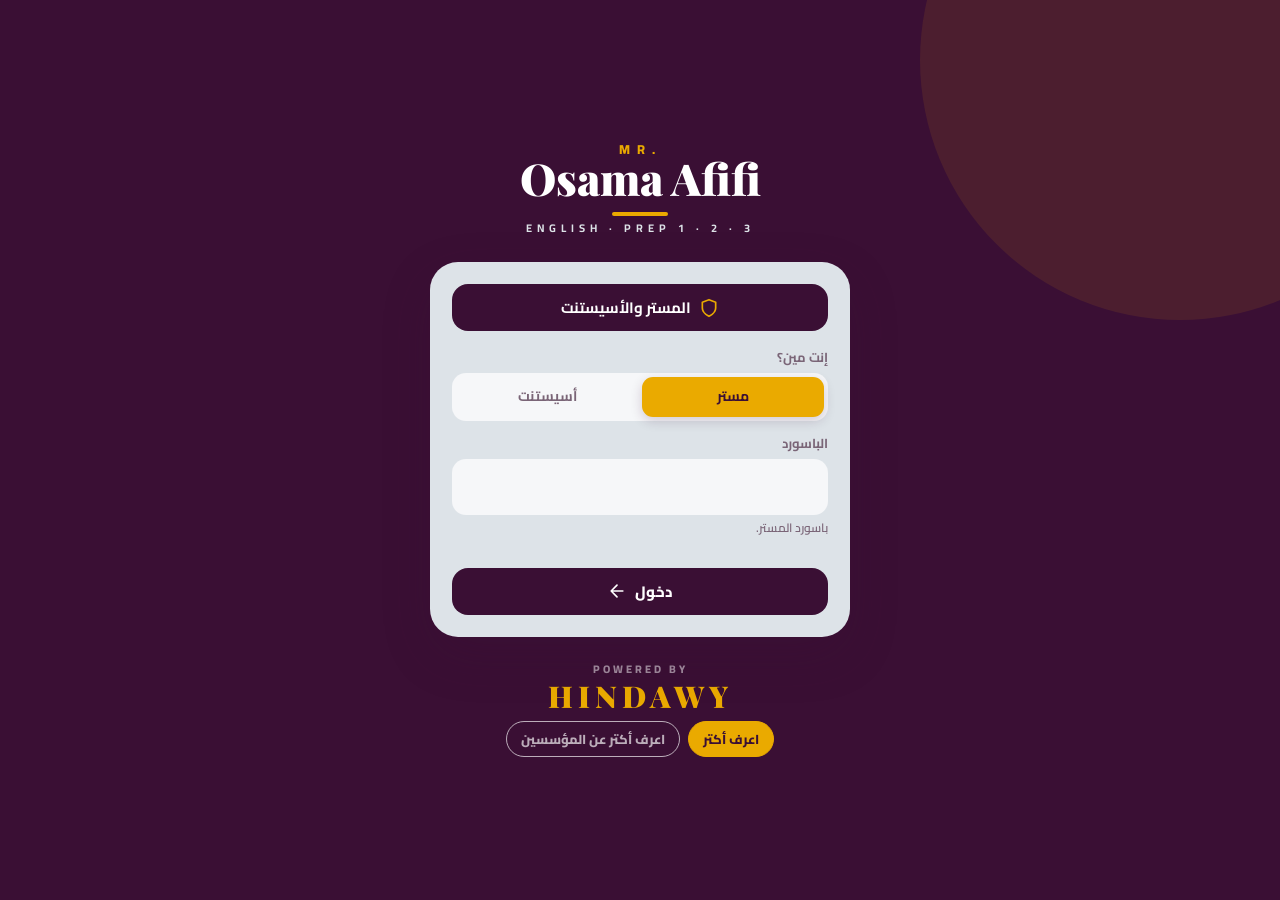
<file: index.html>
<!DOCTYPE html>
<html lang="ar" dir="rtl">
<head>
  <meta charset="utf-8">
  <meta name="viewport" content="width=device-width, initial-scale=1, viewport-fit=cover">
  <meta name="theme-color" content="#3A0F34">
  <meta name="apple-mobile-web-app-capable" content="yes">
  <meta name="apple-mobile-web-app-status-bar-style" content="black-translucent">
  <title>Mr. Osama Afifi</title>
  <link rel="icon" href="icon.svg" type="image/svg+xml">
  <link rel="icon" href="icons/favicon-48.png" sizes="48x48" type="image/png">
  <link rel="apple-touch-icon" href="icons/apple-180.png">
  <meta name="apple-mobile-web-app-title" content="Osama Afifi">
  <link rel="manifest" href="manifest.json">
  <link rel="preconnect" href="https://fonts.googleapis.com">
  <link rel="preconnect" href="https://fonts.gstatic.com" crossorigin>
  <link href="https://fonts.googleapis.com/css2?family=Cairo:wght@600;700;800;900&family=Playfair+Display:wght@900&display=swap" rel="stylesheet">
  <link rel="stylesheet" href="css/app.css?v=4">
</head>
<body>
  <div id="app"></div>
  <script src="js/config.js?v=3"></script>
  <script src="js/icons.js?v=3"></script>
  <script src="js/util.js?v=3"></script>
  <script src="js/sync.js?v=3"></script>
  <script src="js/store.js?v=3"></script>
  <script src="js/app.js?v=4"></script>
  <script src="js/notify.js?v=3"></script>
  <script src="js/setup.js?v=3"></script>
  <script src="js/staff.js?v=3"></script>
  <script src="js/lists.js?v=3"></script>
  <script src="js/grades.js?v=3"></script>
  <script src="js/money.js?v=3"></script>
  <script src="js/msgs.js?v=3"></script>
  <script src="js/settings.js?v=3"></script>
  <script src="js/portal.js?v=3"></script>
  <script src="js/demo.js?v=3"></script>
</body>
</html>
</file>
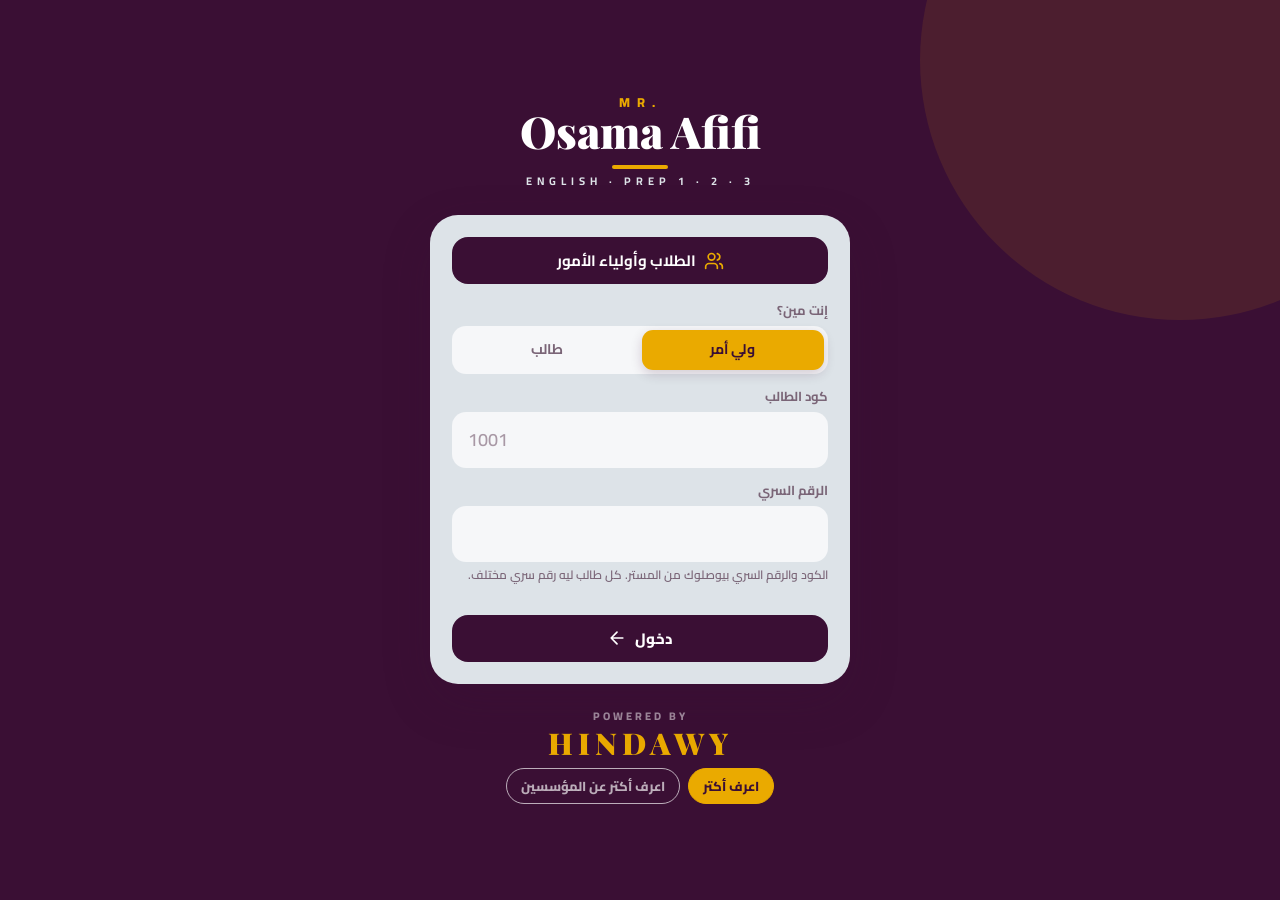
<file: family/index.html>
<!DOCTYPE html>
<html lang="ar" dir="rtl">
<head>
  <meta charset="utf-8">
  <meta name="viewport" content="width=device-width, initial-scale=1, viewport-fit=cover">
  <meta name="theme-color" content="#3A0F34">
  <meta name="apple-mobile-web-app-capable" content="yes">
  <meta name="apple-mobile-web-app-status-bar-style" content="black-translucent">
  <title>Mr. Osama Afifi · الطلاب وأولياء الأمور</title>
  <link rel="icon" href="../icons/fam-192.png" sizes="192x192" type="image/png">
  <link rel="apple-touch-icon" href="../icons/fam-apple-180.png">
  <meta name="apple-mobile-web-app-title" content="Osama Students">
  <link rel="manifest" href="manifest.json">
  <link rel="preconnect" href="https://fonts.googleapis.com">
  <link rel="preconnect" href="https://fonts.gstatic.com" crossorigin>
  <link href="https://fonts.googleapis.com/css2?family=Cairo:wght@600;700;800;900&family=Playfair+Display:wght@900&display=swap" rel="stylesheet">
  <link rel="stylesheet" href="../css/app.css?v=4">
</head>
<body>
  <div id="app"></div>
  <script>window.OA_APP = "family";</script>
  <script src="../js/config.js?v=3"></script>
  <script src="../js/icons.js?v=3"></script>
  <script src="../js/util.js?v=3"></script>
  <script src="../js/sync.js?v=3"></script>
  <script src="../js/store.js?v=3"></script>
  <script src="../js/app.js?v=4"></script>
  <script src="../js/notify.js?v=3"></script>
  <script src="../js/setup.js?v=3"></script>
  <script src="../js/staff.js?v=3"></script>
  <script src="../js/lists.js?v=3"></script>
  <script src="../js/grades.js?v=3"></script>
  <script src="../js/money.js?v=3"></script>
  <script src="../js/msgs.js?v=3"></script>
  <script src="../js/settings.js?v=3"></script>
  <script src="../js/portal.js?v=3"></script>
  <script src="../js/demo.js?v=3"></script>
</body>
</html>
</file>
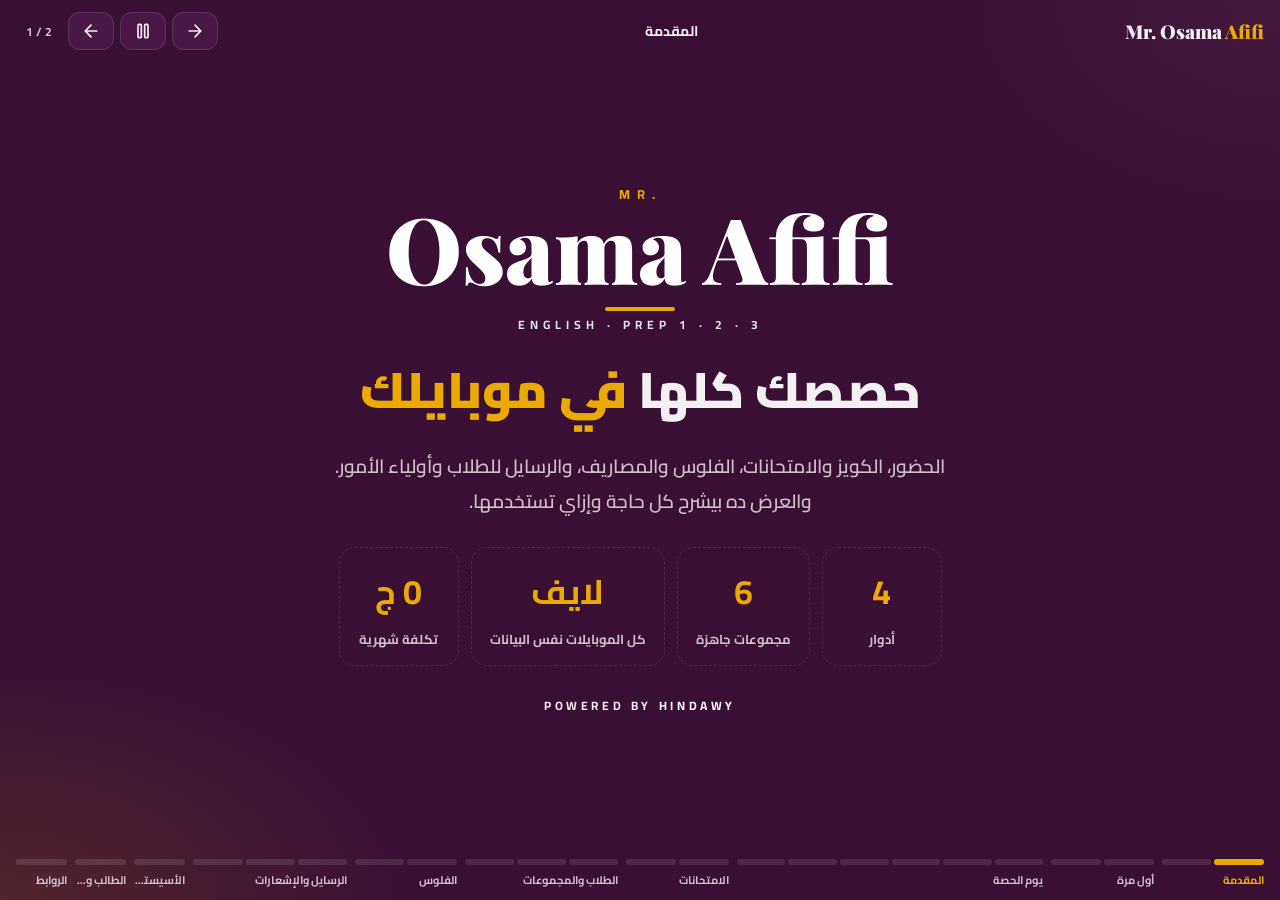
<file: presentation/index.html>
<!DOCTYPE html>
<html lang="ar" dir="rtl">
<head>
<meta charset="utf-8">
<meta name="viewport" content="width=device-width, initial-scale=1, viewport-fit=cover">
<meta name="theme-color" content="#3A0F34">
<title>Mr. Osama Afifi — العرض وطريقة الاستخدام</title>
<link rel="icon" href="../icon.svg" type="image/svg+xml">
<link rel="preconnect" href="https://fonts.googleapis.com">
<link rel="stylesheet" href="https://fonts.googleapis.com/css2?family=Cairo:wght@600;700;800;900&family=Playfair+Display:wght@900&display=swap">
<style>
/* Layout: شاشة بنفسجي بملء الشاشة، مشهد واحد كل مرة (الميزة + «إزاي تستخدمها» + شكلها)، وتحت شريط فصول بيتداس عليه */
:root{
  --aub:#3A0F34;--aub2:#4a1844;--aub3:#5b2655;--line:#ffffff1c;
  --chalk:#f3f0f2;--dim:#cbbfc8;--gold:#EAAA00;--silver:#DDE3E8;
  --ar:Cairo,Tahoma,sans-serif;--en:'Playfair Display',Georgia,serif;
  color-scheme:dark;
}
*{box-sizing:border-box}
html,body{height:100%;margin:0}
body{background:var(--aub);color:var(--chalk);font-family:var(--ar);font-weight:700;overflow:hidden;
  background-image:radial-gradient(700px 400px at 0% 100%,#eaaa0024,transparent 60%),radial-gradient(600px 400px at 100% 0%,#ffffff0a,transparent 60%)}
button{font:inherit;color:inherit;cursor:pointer}
button:focus-visible{outline:2px solid var(--gold);outline-offset:3px}
svg.i{width:20px;height:20px;fill:none;stroke:currentColor;stroke-width:2;stroke-linecap:round;stroke-linejoin:round;flex:none}
.app{height:100%;display:grid;grid-template-rows:auto 1fr auto;padding-left:max(16px,env(safe-area-inset-left));padding-right:max(16px,env(safe-area-inset-right))}

/* شريط فوق */
.bar{display:flex;align-items:center;justify-content:space-between;gap:12px;padding-block:12px}
.mini{direction:ltr;font-family:var(--en);font-weight:900;font-size:19px;white-space:nowrap}.mini em{font-style:normal;color:var(--gold)}
.chap{display:flex;align-items:center;gap:10px;min-width:0;font-size:14px}
.chap .n{font-size:11px;color:var(--aub);background:var(--gold);border-radius:7px;padding:2px 8px}
.chap b{white-space:nowrap;overflow:hidden;text-overflow:ellipsis}
@media(max-width:720px){.chap{display:none}}
.ctrls{display:flex;gap:6px;align-items:center}
.ctrls button{background:var(--aub2);border:1px solid var(--line);border-radius:12px;padding:8px 12px;display:flex;align-items:center;gap:6px;font-size:14px}
.ctrls button:hover{border-color:var(--gold)}
.count{font-size:12px;color:var(--dim);min-width:46px;text-align:center}

/* المسرح */
.stage{position:relative;min-height:0}
.scene{position:absolute;inset:0;display:none;align-items:center;justify-content:center;overflow-y:auto;padding-block:6px 14px}
.scene.on{display:flex}
.wrap{width:100%;max-width:1140px;display:grid;gap:28px;align-items:center;margin:auto}
.two{grid-template-columns:minmax(0,1fr) minmax(0,1fr)}
@media(max-width:860px){.two{grid-template-columns:1fr;gap:18px}.scene{align-items:flex-start}}
.copy{display:grid;gap:14px;min-width:0}
.eyebrow{font-size:13px;letter-spacing:.08em;color:var(--gold);display:flex;align-items:center;gap:8px}
.eyebrow:before{content:'';width:26px;height:3px;border-radius:3px;background:var(--gold)}
h1,h2{margin:0;font-weight:900;line-height:1.25;text-wrap:balance}
h1{font-size:clamp(38px,7vw,82px)}
h2{font-size:clamp(28px,4.2vw,50px)}
.hl{color:var(--gold)}
.lead{font-size:clamp(15px,1.7vw,19px);line-height:1.85;color:var(--dim);margin:0;font-weight:600;max-width:56ch}

/* إزاي تستخدمها */
.how{background:#ffffff0d;border:1px solid var(--line);border-radius:20px;padding:14px 16px;display:grid;gap:8px}
.how>b{font-size:14px;color:var(--gold);display:flex;align-items:center;gap:6px}
.how ol{margin:0;padding:0;list-style:none;counter-reset:s;display:grid;gap:8px}
.how li{counter-increment:s;position:relative;padding-inline-start:36px;font-size:15px;line-height:1.75;font-weight:600}
.how li:before{content:counter(s);position:absolute;inset-inline-start:0;top:1px;width:26px;height:26px;border-radius:9px;background:var(--gold);color:var(--aub);display:grid;place-items:center;font-size:13px;font-weight:900}
.how li b{color:#fff}
.how .tip{font-size:13px;color:var(--dim);font-weight:600;border-top:1px dashed var(--line);padding-top:8px}
.demo{justify-self:start;display:inline-flex;align-items:center;gap:10px;background:var(--gold);color:var(--aub);border:0;border-radius:14px;padding:12px 20px;font-weight:900;font-size:16px;animation:pulse 2.4s infinite}
.demo:hover{transform:translateY(-2px)}
.demo small{font-weight:700;opacity:.75;font-size:12px}
.demos{display:flex;flex-wrap:wrap;gap:10px}
.demo.ghost{background:transparent;color:var(--gold);box-shadow:inset 0 0 0 2px var(--gold);animation:none}
@keyframes pulse{50%{box-shadow:0 0 0 10px #eaaa0000}0%{box-shadow:0 0 0 0 #eaaa0066}}

/* حركات الدخول */
.scene.on .a{animation:rise .7s cubic-bezier(.2,.8,.2,1) both;animation-delay:calc(var(--d,0) * 1s)}
.scene.on .how li{animation:rise .5s cubic-bezier(.2,.8,.2,1) both}
.scene.on .how li:nth-child(1){animation-delay:.7s}.scene.on .how li:nth-child(2){animation-delay:.95s}.scene.on .how li:nth-child(3){animation-delay:1.2s}.scene.on .how li:nth-child(4){animation-delay:1.45s}.scene.on .how li:nth-child(5){animation-delay:1.7s}.scene.on .how li:nth-child(6){animation-delay:1.95s}
@keyframes rise{from{opacity:0;transform:translateY(18px)}}
@keyframes pop{0%{opacity:0;transform:scale(.7)}70%{transform:scale(1.05)}}
@keyframes grow{from{transform:scaleY(0)}}
@keyframes type{to{width:4.2ch}}
@keyframes caret{50%{border-color:transparent}}

/* الموبايل (شكل الشاشة) */
.phone{justify-self:center;width:min(340px,100%);background:#120510;border-radius:38px;padding:10px;box-shadow:0 30px 70px #0009}
.scr{background:var(--silver);color:var(--aub);border-radius:30px;overflow:hidden;display:grid;align-content:start;min-height:440px;position:relative}
.ph-h{background:var(--aub);color:#fff;padding:16px 16px 14px;border-radius:0 0 22px 22px;display:flex;justify-content:space-between;align-items:center;font-size:15px}
.ph-b{padding:12px;display:grid;gap:8px}
.card{background:#fff;border-radius:16px;padding:10px 12px;box-shadow:0 3px 10px #3a0f3412;display:grid;gap:6px;font-size:13px}
.card .t{display:flex;justify-content:space-between;align-items:center;gap:8px}
.card .t b{font-size:14px}
.card small{color:#7a6577;font-weight:600;font-size:11px}
.btns{display:flex;gap:6px}
.bt{flex:1;text-align:center;border-radius:11px;padding:8px 0;font-size:12px;font-weight:900;background:#3a0f340d;color:#7a6577}
.bt.p{background:var(--aub);color:#fff}.bt.a{background:var(--gold);color:var(--aub)}
.bt.q{flex:.9;border:2px dashed #3a0f3433;background:#fff;color:var(--aub)}
.tag{display:inline-block;font-size:11px;border-radius:99px;padding:2px 9px;background:#3a0f340d;font-weight:900;white-space:nowrap}
.tag.a{background:var(--aub);color:#fff}.tag.g{background:var(--gold);color:var(--aub)}
.srch{border:2px solid var(--aub);background:#fff;border-radius:14px;padding:10px 12px;font-size:15px;display:flex;align-items:center;gap:8px;direction:ltr;justify-content:flex-end}
.typed{display:inline-block;overflow:hidden;white-space:nowrap;width:0;border-inline-end:2px solid var(--aub)}
.scene.on .typed{animation:type 1.2s steps(4) .6s forwards,caret .8s step-end infinite}
.save{background:var(--gold);color:var(--aub);border-radius:14px;padding:11px;text-align:center;font-weight:900;font-size:14px}
.stamp{justify-self:center;font-size:20px;color:var(--aub);border:3px solid var(--aub);border-radius:12px;padding:2px 14px;transform:rotate(-6deg);background:#fff}
.scene.on .stamp{animation:pop .5s both;animation-delay:2.2s}
.fld{background:#fff;border-radius:12px;padding:8px 12px;font-size:11px;color:#7a6577}
.fld b{display:block;color:var(--aub);font-size:14px}
.chk{background:var(--gold);border-radius:12px;padding:9px 12px;font-size:12px;font-weight:900;display:flex;gap:8px;align-items:center}
.chk i{width:18px;height:18px;border-radius:6px;background:var(--aub);color:var(--gold);display:grid;place-items:center;font-style:normal;font-size:11px}
.seg{display:flex;background:#fff;border-radius:12px;padding:3px}.seg span{flex:1;text-align:center;padding:7px 0;border-radius:9px;font-size:12px;color:#7a6577}.seg .on{background:var(--aub);color:#fff;font-weight:900}

/* كروت عامة على الخلفية الغامقة */
.board{background:var(--aub2);border:1px solid var(--line);border-radius:22px;padding:16px;display:grid;gap:10px;min-width:0}
.board h4{margin:0;font-size:13px;color:var(--dim)}
.rw{display:flex;justify-content:space-between;align-items:center;gap:10px;padding:9px 12px;border-radius:12px;background:#ffffff0a;font-size:14px}
.rw small{display:block;color:var(--dim);font-size:11px;font-weight:600}
.pill{font-size:12px;padding:3px 10px;border-radius:99px;font-weight:900;white-space:nowrap;background:#ffffff14}
.pill.g{background:var(--gold);color:var(--aub)}.pill.s{background:var(--silver);color:var(--aub)}

/* المقدمة */
.intro{text-align:center;justify-items:center}
.logo{direction:ltr;text-align:center;font-family:var(--en);line-height:1}
.logo .mr{font-family:var(--ar);font-size:13px;letter-spacing:7px;color:var(--gold)}
.logo .nm{font-size:clamp(44px,9vw,92px);font-weight:900;color:#fff}
.logo .ln{width:70px;height:4px;background:var(--gold);margin:14px auto 8px;border-radius:2px}
.logo .sb{font-family:var(--ar);font-size:12px;letter-spacing:5px;color:var(--silver)}
.stats{display:flex;flex-wrap:wrap;justify-content:center;gap:12px}
.stat{border:1px dashed var(--line);border-radius:16px;padding:12px 18px;min-width:120px}
.stat b{display:block;font-size:34px;color:var(--gold)}
.stat span{font-size:13px;color:var(--dim)}
.roles{display:grid;grid-template-columns:repeat(auto-fit,minmax(210px,1fr));gap:12px}
.role{background:var(--aub2);border:1px solid var(--line);border-radius:18px;padding:16px;display:grid;gap:6px}
.role .ic{width:44px;height:44px;border-radius:14px;background:var(--gold);color:var(--aub);display:grid;place-items:center}
.role b{font-size:18px}.role span{font-size:13px;color:var(--dim);line-height:1.7;font-weight:600}
.role em{font-style:normal;font-size:12px;color:var(--gold)}

/* خطوات الإعداد */
.steps{display:flex;gap:6px;justify-content:center}.steps i{width:28px;height:6px;border-radius:9px;background:#ffffff30}.steps i.on{background:var(--gold);width:46px}
.wz{display:grid;grid-template-columns:repeat(2,minmax(0,1fr));gap:10px}
.wz div{background:#ffffff0d;border-radius:16px;padding:12px;display:grid;gap:4px;font-size:13px;color:var(--dim);font-weight:600}
.wz b{color:#fff;font-size:15px}.wz em{font-style:normal;color:var(--gold);font-size:22px;font-weight:900}

/* أرقام وحسابات */
.eq{display:flex;align-items:center;justify-content:center;gap:12px;flex-wrap:wrap;background:var(--gold);color:var(--aub);border-radius:22px;padding:18px;text-align:center}
.eq span{display:block;font-size:12px;opacity:.8}.eq b{font-size:26px}.eq i{font-style:normal;font-size:30px;font-weight:900}
.bars{display:flex;align-items:flex-end;gap:8px;height:130px}
.bars i{flex:1;background:var(--gold);border-radius:8px 8px 3px 3px;transform-origin:bottom}
.bars i:nth-child(even){background:var(--silver)}
.scene.on .bars i{animation:grow .8s cubic-bezier(.2,.8,.2,1) both}
.grid{display:grid;grid-template-columns:96px repeat(6,minmax(0,1fr));gap:4px;font-size:12px}
.grid div{background:#ffffff0a;border-radius:7px;min-height:30px;display:grid;place-items:center;text-align:center}
.grid .h{background:none;color:var(--dim)}.grid .n{justify-content:start;padding-inline:6px;place-items:center start}
.grid .p{color:#fff;font-weight:900}.grid .x{background:var(--gold);color:var(--aub);font-weight:900}
.scene.on .grid .x{animation:pop .4s both;animation-delay:1.2s}
.rings{display:grid;grid-template-columns:repeat(3,1fr);gap:8px}
.ring{background:#fff;border-radius:16px;padding:10px 4px;text-align:center;position:relative}
.ring svg{width:58px;height:58px;transform:rotate(-90deg)}
.ring circle{fill:none;stroke-width:7}.ring .bg{stroke:#3a0f340f}.ring .fg{stroke:var(--aub);stroke-linecap:round;stroke-dasharray:188;stroke-dashoffset:188}
.scene.on .ring .fg{animation:ring 1.1s .5s cubic-bezier(.2,.8,.2,1) forwards}
@keyframes ring{to{stroke-dashoffset:var(--o)}}
.ring b{position:absolute;top:28px;left:0;right:0;font-size:14px}.ring span{display:block;font-size:11px;color:#7a6577}

/* واتساب */
.wa{justify-self:center;width:min(330px,100%);background:#0b141a;border-radius:34px;padding:14px 10px 18px;display:grid;gap:10px;box-shadow:0 30px 60px #0008}
.wa .top{display:flex;align-items:center;gap:8px;padding:2px 6px 10px;border-bottom:1px solid #ffffff14;font-size:14px}
.wa .av{width:30px;height:30px;border-radius:50%;background:var(--gold);color:var(--aub);display:grid;place-items:center;font-size:12px;font-weight:900;font-family:var(--en)}
.bub{background:#005c4b;color:#e9fdf5;border-radius:12px 12px 2px 12px;padding:9px 11px;font-size:13px;line-height:1.75;white-space:pre-line;justify-self:end;max-width:92%;font-weight:600}
.scene.on .bub{animation:rise .6s both;animation-delay:calc(var(--d,0) * 1s)}

/* الجرس */
.bell{justify-self:center;width:84px;height:84px;border-radius:26px;background:var(--gold);color:var(--aub);display:grid;place-items:center;position:relative}
.bell svg{width:42px;height:42px}
.scene.on .bell{animation:ring2 1.2s .4s both}
@keyframes ring2{20%{transform:rotate(14deg)}40%{transform:rotate(-12deg)}60%{transform:rotate(8deg)}80%{transform:rotate(-4deg)}}
.bell i{position:absolute;top:-6px;left:-6px;min-width:28px;height:28px;border-radius:14px;background:#fff;color:var(--aub);font-style:normal;font-size:14px;display:grid;place-items:center;font-weight:900}

/* الختام */
.links{display:grid;grid-template-columns:repeat(auto-fit,minmax(240px,1fr));gap:12px}
.links a{background:var(--aub2);border:1px solid var(--line);border-radius:18px;padding:14px;color:inherit;text-decoration:none;display:grid;gap:4px}
.links a:hover{border-color:var(--gold)}
.links b{font-size:16px}.links span{font-size:12px;color:var(--dim);direction:ltr;text-align:right;word-break:break-all;font-weight:600}
.sig{font-family:var(--en);font-size:clamp(30px,6vw,60px);letter-spacing:.2em;color:var(--gold);direction:ltr}
/* every HINDAWY opens the HINDAWY portfolio */
a.hdw{color:inherit;text-decoration:none;display:inline-block}a.sig.hdw{color:var(--gold)}a.hdw:hover,a.hdw:hover b{text-decoration:underline}
.powered{font-size:12px;letter-spacing:.3em;color:var(--dim)}.powered b{color:#fff}

/* شريط الفصول */
.prog{display:flex;gap:8px;padding-block:8px calc(10px + env(safe-area-inset-bottom))}
.pg{display:grid;gap:5px;min-width:0}
.pg .bs{display:flex;gap:3px}
.pg>span{font-size:11px;color:var(--dim);white-space:nowrap;overflow:hidden;text-overflow:ellipsis;cursor:pointer}
.pg.cur>span{color:var(--gold)}
@media(max-width:620px){.pg>span{display:none}}
.prog button{flex:1;height:6px;border:0;border-radius:99px;background:var(--line);padding:0;position:relative;overflow:hidden}
.prog button i{position:absolute;inset:0;background:var(--gold);transform-origin:right;transform:scaleX(0)}
.prog button.done i{transform:scaleX(1)}
.prog button.cur i{animation:fill var(--dur,10s) linear forwards}
.paused .prog button.cur i{animation-play-state:paused}
@keyframes fill{to{transform:scaleX(1)}}

/* نافذة الديمو */
.ov{position:fixed;inset:0;background:#0d020bcc;display:grid;place-items:center;z-index:20;padding:max(10px,env(safe-area-inset-top)) max(10px,env(safe-area-inset-right)) max(10px,env(safe-area-inset-bottom)) max(10px,env(safe-area-inset-left))}
.ov[hidden]{display:none}
.win{width:min(1240px,100%);height:100%;max-height:920px;background:var(--aub2);border:1px solid var(--line);border-radius:20px;display:grid;grid-template-rows:auto 1fr;overflow:hidden;animation:pop .35s both}
.win header{display:flex;align-items:center;justify-content:space-between;gap:10px;padding:10px 14px;border-bottom:1px solid var(--line)}
.win header b{font-size:15px}.win header small{color:var(--dim);font-size:12px;display:block;font-weight:600}
.win header button{background:var(--gold);color:var(--aub);border:0;border-radius:12px;padding:9px 14px;font-weight:900;white-space:nowrap}
.win iframe{width:100%;height:100%;border:0;background:var(--silver)}
@media(prefers-reduced-motion:reduce){*,*:before,*:after{animation-duration:.01s!important;animation-delay:0s!important;transition:none!important}.scene.on .typed{width:4.2ch}.ring .fg{stroke-dashoffset:var(--o)}}
</style>
</head>
<body>
<svg width="0" height="0" style="position:absolute" aria-hidden="true">
 <symbol id="i-play" viewBox="0 0 24 24"><path d="M6 4l14 8-14 8z"/></symbol>
 <symbol id="i-pause" viewBox="0 0 24 24"><rect x="6" y="4" width="4" height="16" rx="1"/><rect x="14" y="4" width="4" height="16" rx="1"/></symbol>
 <symbol id="i-next" viewBox="0 0 24 24"><path d="M19 12H5M12 19l-7-7 7-7"/></symbol>
 <symbol id="i-prev" viewBox="0 0 24 24"><path d="M5 12h14M12 5l7 7-7 7"/></symbol>
 <symbol id="i-how" viewBox="0 0 24 24"><circle cx="12" cy="12" r="10"/><path d="M9.1 9a3 3 0 0 1 5.8 1c0 2-3 3-3 3M12 17h.01"/></symbol>
 <symbol id="i-try" viewBox="0 0 24 24"><rect x="3" y="4" width="18" height="14" rx="2"/><path d="M8 21h8M10 8l5 3-5 3z"/></symbol>
 <symbol id="i-user" viewBox="0 0 24 24"><circle cx="12" cy="8" r="4"/><path d="M4 21v-1a6 6 0 0 1 6-6h4a6 6 0 0 1 6 6v1"/></symbol>
 <symbol id="i-shield" viewBox="0 0 24 24"><path d="M12 22s8-4 8-10V5l-8-3-8 3v7c0 6 8 10 8 10z"/></symbol>
 <symbol id="i-school" viewBox="0 0 24 24"><path d="M22 10 12 5 2 10l10 5z"/><path d="M6 12v5c3 3 9 3 12 0v-5"/></symbol>
 <symbol id="i-users" viewBox="0 0 24 24"><path d="M16 21v-2a4 4 0 0 0-4-4H6a4 4 0 0 0-4 4v2"/><circle cx="9" cy="7" r="4"/><path d="M22 21v-2a4 4 0 0 0-3-3.87M16 3.13a4 4 0 0 1 0 7.75"/></symbol>
 <symbol id="i-bell" viewBox="0 0 24 24"><path d="M6 8a6 6 0 0 1 12 0c0 7 3 9 3 9H3s3-2 3-9"/><path d="M10.3 21a1.94 1.94 0 0 0 3.4 0"/></symbol>
 <symbol id="i-search" viewBox="0 0 24 24"><circle cx="11" cy="11" r="8"/><path d="m21 21-4.3-4.3"/></symbol>
</svg>

<div class="app" id="app">
 <div class="bar">
  <div class="mini">Mr. Osama <em>Afifi</em></div>
  <div class="chap" id="chap"></div>
  <div class="ctrls">
   <button id="prev" aria-label="المشهد اللي فات"><svg class="i"><use href="#i-prev"/></svg></button>
   <button id="play" aria-label="تشغيل / إيقاف"><svg class="i" id="pi"><use href="#i-pause"/></svg></button>
   <button id="next" aria-label="المشهد الجاي"><svg class="i"><use href="#i-next"/></svg></button>
   <span class="count" id="count" dir="ltr"></span>
  </div>
 </div>

 <main class="stage" id="stage">

  <!-- ================= المقدمة ================= -->
  <section class="scene" data-ch="0" data-dur="7">
   <div class="wrap intro">
    <div class="logo a"><div class="mr">MR.</div><div class="nm">Osama Afifi</div><div class="ln"></div><div class="sb">ENGLISH · PREP 1 · 2 · 3</div></div>
    <h2 class="a" style="--d:.6">حصصك كلها <span class="hl">في موبايلك</span></h2>
    <p class="lead a" style="--d:.9;text-align:center">الحضور، الكويز والامتحانات، الفلوس والمصاريف، والرسايل للطلاب وأولياء الأمور. والعرض ده بيشرح كل حاجة وإزاي تستخدمها.</p>
    <div class="stats">
     <div class="stat a" style="--d:1.2"><b data-count="4">4</b><span>أدوار</span></div>
     <div class="stat a" style="--d:1.35"><b data-count="6">6</b><span>مجموعات جاهزة</span></div>
     <div class="stat a" style="--d:1.5"><b>لايف</b><span>كل الموبايلات نفس البيانات</span></div>
     <div class="stat a" style="--d:1.65"><b>0 ج</b><span>تكلفة شهرية</span></div>
    </div>
    <a class="powered a hdw" style="--d:1.9" href="https://ahmedelhendway0-byte.github.io/portfolio/" target="_blank" rel="noopener">POWERED BY <b>HINDAWY</b></a>
   </div>
  </section>

  <section class="scene" data-ch="0" data-dur="11">
   <div class="wrap">
    <div class="copy"><div class="eyebrow a">مين بيستخدمه</div><h2 class="a" style="--d:.1">سيستم واحد، <span class="hl">4 أدوار</span></h2>
     <p class="lead a" style="--d:.3">كل واحد بيدخل من نفس الرابط ويشوف اللي يخصه بس. الدخول قسمين: «المستر والأسيستنت»، و«الطلاب وأولياء الأمور».</p></div>
    <div class="roles">
     <div class="role a" style="--d:.5"><span class="ic"><svg class="i"><use href="#i-user"/></svg></span><b>المستر</b><span>كل حاجة: المجموعات والمواعيد، الطلاب، الامتحانات، الفلوس والمصاريف، الرسايل، والإعدادات.</span><em>الدخول: «مستر» ← الباسورد</em></div>
     <div class="role a" style="--d:.65"><span class="ic"><svg class="i"><use href="#i-shield"/></svg></span><b>الأسيستنت</b><span>تسجيل الحضور والكويز والدفع، وإضافة طلاب. المستر بيحدد يقدر يعمل إيه تاني.</span><em>الدخول: «أسيستنت» ← الباسورد بتاعه</em></div>
     <div class="role a" style="--d:.8"><span class="ic"><svg class="i"><use href="#i-school"/></svg></span><b>الطالب</b><span>درجاته، وحضوره، ورسايل المستر وملفاته ومذكراته.</span><em>الدخول: كود الطالب + الرقم السري</em></div>
     <div class="role a" style="--d:.95"><span class="ic"><svg class="i"><use href="#i-users"/></svg></span><b>ولي الأمر</b><span>زي الطالب + حالة الدفع، والإشعارات بالغياب والدرجات.</span><em>الدخول: كود الطالب + الرقم السري</em></div>
    </div>
   </div>
  </section>

  <!-- ================= أول مرة ================= -->
  <section class="scene" data-ch="1" data-dur="14">
   <div class="wrap two">
    <div class="copy"><div class="eyebrow a">أول مرة بس</div><h2 class="a" style="--d:.1">خطوات الإعداد<br><span class="hl">في 3 دقايق</span></h2>
     <div class="how a" style="--d:.4"><b><svg class="i"><use href="#i-how"/></svg>إزاي؟</b><ol>
      <li>افتح رابط السيستم ودوس <b>«يلا نبدأ»</b>.</li>
      <li>اكتب اسمك و<b>باسورد المستر</b> (هتدخل بيه من أي موبايل).</li>
      <li>راجع <b>المجموعات الـ6</b>: الصف، المكان (الأسس / بيومي)، الأيام والساعات. عدّل أي حاجة.</li>
      <li>اكتب <b>السعر لكل صف</b>: شهري أو بالحصة، ولو مختلف من سنتر للتاني فعّل «سعر لكل مكان».</li>
      <li>الكويز من كام والامتحان من كام، و<b>المصاريف</b> (اختياري).</li>
      <li>رسايل الواتساب: <b>شغّلها أو اقفلها</b> ← «خلّصنا».</li></ol>
      <div class="tip">كل ده يتعدّل بعدين من «المجموعات» و«الإعدادات».</div></div></div>
    <div class="board a" style="--d:.5"><div class="steps"><i></i><i></i><i class="on"></i><i></i><i></i><i></i></div>
     <div class="wz"><div><em>1</em><b>أهلاً</b>الاسم والباسورد</div><div><em>2</em><b>المجموعات</b>6 مجموعات بمواعيدها</div><div><em>3</em><b>الأسعار</b>شهري أو بالحصة</div><div><em>4</em><b>الدرجات</b>الكويز / الامتحان من كام</div><div><em>5</em><b>المصاريف</b>إيجار، نسبة السنتر...</div><div><em>6</em><b>الرسايل</b>واتساب شغال / مقفول</div></div></div>
   </div>
  </section>

  <section class="scene" data-ch="1" data-dur="12">
   <div class="wrap two">
    <div class="copy"><div class="eyebrow a">الدخول</div><h2 class="a" style="--d:.1">باسورد واحد<br><span class="hl">لكل واحد</span></h2>
     <div class="how a" style="--d:.4"><b><svg class="i"><use href="#i-how"/></svg>إزاي؟</b><ol>
      <li><b>المستر:</b> «المستر والأسيستنت» ← «مستر» ← الباسورد.</li>
      <li><b>الأسيستنت:</b> نفس القسم ← «أسيستنت» ← الباسورد اللي المستر عمله (6 أرقام، مختلف لكل أسيستنت).</li>
      <li><b>الطالب / ولي الأمر:</b> القسم التاني ← يختار ← <b>كود الطالب + الرقم السري</b> (4 أرقام، مختلف لكل طالب).</li></ol>
      <div class="tip">الرقم السري لكل طالب ظاهر في ملفه، وفيه زرار يبعته لولي الأمر واتساب.</div></div></div>
    <div class="phone a" style="--d:.5"><div class="scr" style="background:var(--aub);color:#fff;padding:22px 16px;gap:12px">
     <div class="logo" style="margin:10px 0"><div class="mr" style="font-size:10px">MR.</div><div class="nm" style="font-size:34px">Osama Afifi</div></div>
     <div style="background:var(--silver);border-radius:22px;padding:12px;display:grid;gap:8px;color:var(--aub)">
      <div class="seg"><span>الطلاب وأولياء الأمور</span><span class="on">المستر والأسيستنت</span></div>
      <div class="seg" style="background:#fff"><span>أسيستنت</span><span class="on" style="background:var(--gold);color:var(--aub)">مستر</span></div>
      <div class="fld">الباسورد<b>••••••</b></div><div class="save" style="background:var(--aub);color:#fff">دخول</div></div></div></div>
   </div>
  </section>

  <!-- ================= يوم الحصة ================= -->
  <section class="scene" data-ch="2" data-dur="11">
   <div class="wrap two">
    <div class="copy"><div class="eyebrow a">أول ما تفتح</div><h2 class="a" style="--d:.1">الرئيسية:<br><span class="hl">حصص النهارده</span></h2>
     <div class="how a" style="--d:.4"><b><svg class="i"><use href="#i-how"/></svg>إزاي؟</b><ol>
      <li>هتلاقي <b>حصص النهارده</b> بالترتيب، والحصة اللي شغالة دلوقتي عليها «دلوقتي».</li>
      <li>دوس على الحصة ← تفتح <b>تسجيل الحصة</b> على طول.</li>
      <li>دوس على أي يوم في <b>الأسبوع</b> تشوف حصصه.</li>
      <li><b>«محتاج انتباهك»</b>: مين مدفعش الشهر، ومين غاب حصتين ورا بعض.</li></ol></div>
     <div class="demos a" style="--d:1.6"><button class="demo" data-demo="teacher-home" data-t="الرئيسية"><svg class="i"><use href="#i-try"/></svg>جرّب الرئيسية</button></div></div>
    <div class="phone a" style="--d:.5"><div class="scr"><div class="ph-h" style="padding-bottom:30px"><span class="mini" style="font-size:16px">Mr. Osama <em>Afifi</em></span></div>
     <div class="ph-b"><div class="card" style="outline:2px solid var(--gold)"><div class="t"><b>تالتة · سنتر الأسس</b><span class="tag g">دلوقتي</span></div><small>الاثنين · 12:00 ← 2:00 م · 11 طالب</small></div>
      <div class="card"><div class="t"><b>تانية · سنتر الأسس</b><span class="tag">2:00</span></div><small>2:00 ← 3:30 م</small></div>
      <div class="card"><div class="t"><b>أولى · سنتر الأسس</b><span class="tag">3:30</span></div><small>3:30 ← 4:30 م</small></div>
      <div class="card" style="background:var(--aub);color:#fff"><b>محتاج انتباهك</b><small style="color:var(--silver)">8 طلاب مدفعوش أكتوبر · 2 غابوا حصتين</small></div></div></div></div>
   </div>
  </section>

  <section class="scene" data-ch="2" data-dur="13">
   <div class="wrap two">
    <div class="copy"><div class="eyebrow a">تسجيل الحضور</div><h2 class="a" style="--d:.1">الكود + Enter<br><span class="hl">وخلاص</span></h2>
     <div class="how a" style="--d:.4"><b><svg class="i"><use href="#i-how"/></svg>إزاي؟</b><ol>
      <li>من فوق اختار <b>المجموعة</b> (حصص النهارده بتطلع الأول) والتاريخ.</li>
      <li>في مربع البحث اكتب <b>الكود</b> أو أول حروف الاسم أو آخر أرقام التليفون ← <b>Enter</b>. الطالب بيتسجل حاضر.</li>
      <li>أو دوس <b>«حضر»</b> / <b>«غاب»</b> جنب اسمه. لو دوست عليها تاني بتتشال.</li>
      <li>طالب من مجموعة تانية؟ بيتسجل <b>«تعويض»</b> لوحده.</li>
      <li>في الآخر دوس <b>«تسجيل اليوم»</b>: اللي ماجوش بيتسجلوا غياب.</li></ol></div>
     <div class="demos a" style="--d:1.8"><button class="demo" data-demo="teacher-att" data-t="تسجيل الحصة"><svg class="i"><use href="#i-try"/></svg>جرّب تسجيل الحصة</button></div></div>
    <div class="phone a" style="--d:.5"><div class="scr"><div class="ph-h"><b>تسجيل الحصة</b><span class="tag g">الحصة 7 · الأسبوع 4</span></div>
     <div class="ph-b"><div class="srch"><span class="typed">1004</span><svg class="i" style="color:#7a6577"><use href="#i-search"/></svg></div>
      <div class="card" style="outline:2px solid var(--aub)"><div class="t"><b>يوسف خالد</b><small>1004</small></div><div class="btns"><span class="bt p">✓ حضر</span><span class="bt">غاب</span><span class="bt q">كويز 9/10</span></div></div>
      <div class="card" style="outline:2px solid var(--gold)"><div class="t"><b>مريم السيد</b><small>1002</small></div><div class="btns"><span class="bt">حضر</span><span class="bt a">✕ غاب</span></div></div>
      <div class="stamp">حضر ✓</div><div class="save">تسجيل اليوم</div></div></div></div>
   </div>
  </section>

  <section class="scene" data-ch="2" data-dur="12">
   <div class="wrap two">
    <div class="copy"><div class="eyebrow a">في نفس الشاشة</div><h2 class="a" style="--d:.1">الكويز والدفع<br><span class="hl">مع الحضور</span></h2>
     <div class="how a" style="--d:.4"><b><svg class="i"><use href="#i-how"/></svg>إزاي؟</b><ol>
      <li>أول ما الطالب يحضر، بتظهر خانة <b>الكويز</b>: اكتب الدرجة على طول.</li>
      <li>مفيش كويز النهارده؟ دوس <b>«كويز النهارده»</b> عشان تقفله، و<b>«امتحان في الحصة»</b> لو فيه امتحان.</li>
      <li>«الدرجة النهائية» بتغيّر الكويز من كام للحصة دي بس.</li>
      <li><b>الدفع:</b> المجموعة الشهري ← دوس «مدفعش الشهر» لما يدفع. بالحصة ← «دفع» أو «آجل».</li></ol></div></div>
    <div class="phone a" style="--d:.5"><div class="scr"><div class="ph-h"><b>تالتة · الأسس</b></div>
     <div class="ph-b"><div class="btns"><span class="bt p">✓ كويز النهارده /10</span><span class="bt">+ امتحان في الحصة</span></div>
      <div class="card"><div class="t"><b>أحمد محمد</b><span class="tag a">دفع أكتوبر</span></div><div class="btns"><span class="bt p">✓ حضر</span><span class="bt">غاب</span><span class="bt q">كويز 8/10</span></div></div>
      <div class="card"><div class="t"><b>سلمى عادل</b><span class="tag g">مدفعش</span></div><div class="btns"><span class="bt p">✓ حضر</span><span class="bt">غاب</span><span class="bt q">كويز __/10</span></div><span class="bt" style="background:#3a0f340d">مدفعش الشهر — دوس لما يدفع</span></div></div></div></div>
   </div>
  </section>

  <section class="scene" data-ch="2" data-dur="12">
   <div class="wrap two">
    <div class="copy"><div class="eyebrow a">طالب جديد</div><h2 class="a" style="--d:.1">4 خانات<br><span class="hl">وبياخد كود</span></h2>
     <div class="how a" style="--d:.4"><b><svg class="i"><use href="#i-how"/></svg>إزاي؟</b><ol>
      <li>دوس <b>«طالب جديد»</b> (أو أيقونة ➕ جنب البحث في الحصة).</li>
      <li>الاسم ← <b>المجموعة</b> ← ولد / بنت ← تليفون ولي الأمر.</li>
      <li>لو الطالب مالوش تليفون: سيب <b>«تليفون الطالب هو نفس تليفون ولي الأمر»</b> متعلّمة.</li>
      <li>«حفظ» ← بياخد <b>كود</b> و<b>رقم سري</b> لوحده. «حفظ وضيف غيره» لو هتضيف كذا واحد.</li></ol>
      <div class="tip">لو ضفته من شاشة الحصة، بيتسجل حاضر على طول.</div></div></div>
    <div class="phone a" style="--d:.5"><div class="scr"><div class="ph-h"><b>طالب جديد</b></div>
     <div class="ph-b"><div class="fld">اسم الطالب<b>آدم شريف لطفي</b></div><div class="seg"><span>أولى · الأسس</span><span class="on">تالتة · الأسس</span><span>تالتة · بيومي</span></div>
      <div class="fld">تليفون ولي الأمر<b style="direction:ltr;text-align:right">01012345678</b></div><div class="chk"><i>✓</i>تليفون الطالب هو نفس تليفون ولي الأمر</div>
      <div class="card" style="background:var(--aub);color:#fff"><b>اتسجل آدم · كود 1067 · رقم سري 4821</b></div></div></div></div>
   </div>
  </section>

  <section class="scene" data-ch="2" data-dur="11">
   <div class="wrap two">
    <div class="copy"><div class="eyebrow a">فيه غلط؟</div><h2 class="a" style="--d:.1">عدّل وسجّل تاني<br><span class="hl">من غير تكرار</span></h2>
     <div class="how a" style="--d:.4"><b><svg class="i"><use href="#i-how"/></svg>إزاي؟</b><ol>
      <li>كل حصة ليها <b>رقم</b>: «الحصة 7 · الأسبوع 4 (حصة 1 من 2)»، والسيستم بيعدّ لوحده لكل مجموعة.</li>
      <li>سجّلت ولقيت حضور أو درجة غلط؟ عدّلها في نفس الشاشة.</li>
      <li>دوس <b>«حفظ التعديلات»</b>: نفس الحصة بتتعدّل، ومفيش حاجة بتتكرر.</li>
      <li>حصة يوم فات؟ غيّر <b>التاريخ</b> من فوق وعدّل.</li></ol></div></div>
    <div class="board a" style="--d:.5"><h4>المجموعة: تالتة · سنتر الأسس (اتنين وخميس)</h4>
     <div class="rw"><span>الحصة 6 · الأسبوع 3 <small>الخميس 16/10</small></span><span class="pill s">اتسجلت</span></div>
     <div class="rw" style="outline:2px solid var(--gold)"><span>الحصة 7 · الأسبوع 4 <small>الاثنين 20/10 — اتعدلت الساعة 2:10 م</small></span><span class="pill g">حفظ التعديلات</span></div>
     <div class="rw"><span>الحصة 8 · الأسبوع 4 <small>الخميس 23/10</small></span><span class="pill">الجاية</span></div></div>
   </div>
  </section>

  <section class="scene" data-ch="2" data-dur="12">
   <div class="wrap two">
    <div class="copy"><div class="eyebrow a">اختياري</div><h2 class="a" style="--d:.1">رسايل الواتساب<br><span class="hl">لو إنت عايز</span></h2>
     <div class="how a" style="--d:.4"><b><svg class="i"><use href="#i-how"/></svg>إزاي؟</b><ol>
      <li>من <b>الإعدادات</b> شغّل أو اقفل «رسايل واتساب بعد الحصة» في أي وقت.</li>
      <li>لو شغالة: بعد «تسجيل اليوم» يطلعلك زرار لكل ولي أمر: <b>غياب</b> أو <b>تقرير</b>.</li>
      <li>الزرار بيفتح واتساب والرسالة مكتوبة جاهزة، ودوس إرسال.</li>
      <li>مش عايز تبعت؟ اقفل النافذة، والحصة اتسجلت عادي.</li></ol></div></div>
    <div class="wa a" style="--d:.5"><div class="top"><span class="av">OA</span><b>مستر أسامة</b></div>
     <div class="bub" style="--d:.9">السلام عليكم ولي أمر الطالب يوسف خالد
تقرير حصة الاثنين 20 أكتوبر
• الحضور: حضر
• كويز النهارده: 9 / 10
• متوسط الدرجات: 86% (ممتاز)
• اشتراك الشهر: مدفوع
مستر أسامة عفيفي — English</div>
     <div class="bub" style="--d:1.6">نحيطكم علماً بغياب مريم السيد عن حصة الإنجليزي النهارده.</div></div>
   </div>
  </section>

  <!-- ================= الامتحانات ================= -->
  <section class="scene" data-ch="3" data-dur="13">
   <div class="wrap two">
    <div class="copy"><div class="eyebrow a">من غير حصة</div><h2 class="a" style="--d:.1">امتحان لوحده<br><span class="hl">بيتسجل زي الحصة</span></h2>
     <div class="how a" style="--d:.4"><b><svg class="i"><use href="#i-how"/></svg>إزاي؟</b><ol>
      <li><b>الامتحانات والدرجات</b> ← «امتحان جديد».</li>
      <li>اختار <b>لمين</b>: الصف كله (كل المجموعات) أو مجموعة واحدة، والدرجة النهائية والتاريخ.</li>
      <li>اكتب كود اللي حضر ← Enter ← اكتب <b>الدرجة</b>.</li>
      <li><b>«تسجيل الامتحان»</b>: اللي مجاش بيتسجل غياب. فيه غلط؟ عدّل و«حفظ التعديلات».</li></ol>
      <div class="tip">«ظاهر للطلاب / مخفي» بيتحكم إن الدرجات تظهر في البوابة ولا لأ.</div></div>
     <div class="demos a" style="--d:1.6"><button class="demo" data-demo="teacher-grades-exam" data-t="امتحان لوحده"><svg class="i"><use href="#i-try"/></svg>جرّب الامتحان</button></div></div>
    <div class="phone a" style="--d:.5"><div class="scr"><div class="ph-h"><b>امتحان الوحدة الأولى</b><span class="tag g">من 20</span></div>
     <div class="ph-b"><div class="btns"><span class="bt" style="background:#fff">الطلاب 22</span><span class="bt" style="background:#fff">حضروا 19</span><span class="bt" style="background:#fff">المتوسط 78%</span></div>
      <div class="card"><div class="t"><b>أحمد محمد</b><span class="tag a">90%</span></div><div class="btns"><span class="bt p">✓ حضر</span><span class="bt">غاب</span><span class="bt q">18 / 20</span></div></div>
      <div class="card"><div class="t"><b>نور الهدى</b></div><div class="btns"><span class="bt">حضر</span><span class="bt a">✕ غاب</span></div></div>
      <div class="save">تسجيل الامتحان</div></div></div></div>
   </div>
  </section>

  <section class="scene" data-ch="3" data-dur="11">
   <div class="wrap two">
    <div class="copy"><div class="eyebrow a">أوتوماتيك</div><h2 class="a" style="--d:.1">المستوى بيتحسب<br><span class="hl">لوحده</span></h2>
     <div class="how a" style="--d:.4"><b><svg class="i"><use href="#i-how"/></svg>إزاي بيتحسب؟</b><ol>
      <li>كل درجة (كويز أو امتحان) بتتحول لنسبة، و<b>المتوسط</b> بيطلع منهم.</li>
      <li>المستوى: <b>ممتاز</b> 85% · <b>جيد جداً</b> 65% · <b>مقبول</b> 50% · <b>ضعيف</b> أقل من كده.</li>
      <li>وكمان: <b>في تحسن</b> / <b>في تراجع</b> من آخر الدرجات.</li>
      <li>من «الطلاب» فلتر «المتفوقين» أو «محتاجين متابعة».</li></ol></div>
     <div class="demos a" style="--d:1.5"><button class="demo" data-demo="teacher-grades" data-t="الدرجات"><svg class="i"><use href="#i-try"/></svg>جرّب الدرجات</button></div></div>
    <div class="board a" style="--d:.5"><h4>آخر 8 درجات لطالب</h4><div class="bars"><i style="height:55%"></i><i style="height:62%;animation-delay:.08s"></i><i style="height:58%;animation-delay:.16s"></i><i style="height:70%;animation-delay:.24s"></i><i style="height:76%;animation-delay:.32s"></i><i style="height:74%;animation-delay:.4s"></i><i style="height:85%;animation-delay:.48s"></i><i style="height:90%;animation-delay:.56s"></i></div>
     <div class="rw"><span>المتوسط</span><span class="pill g">84% · جيد جداً</span></div><div class="rw"><span>الاتجاه</span><span class="pill s">في تحسن ↑</span></div></div>
   </div>
  </section>

  <!-- ================= الطلاب والمجموعات ================= -->
  <section class="scene" data-ch="4" data-dur="12">
   <div class="wrap two">
    <div class="copy"><div class="eyebrow a">دوس على أي طالب</div><h2 class="a" style="--d:.1">ملفه كامل<br><span class="hl">في شاشة واحدة</span></h2>
     <div class="how a" style="--d:.4"><b><svg class="i"><use href="#i-how"/></svg>فيه إيه؟</b><ol>
      <li><b>نسبة الحضور</b> و<b>متوسط الدرجات</b> و<b>غاب كام مرة</b>، وآخر حصة.</li>
      <li>تاب <b>الحضور</b>: كل حصة بتاريخها ورقمها، حضر ولا غاب.</li>
      <li>تاب <b>الدرجات</b>: رسم بياني وكل الدرجات. تاب <b>الفلوس</b>: الشهور اللي دفعها.</li>
      <li>تاب <b>رسالة</b>: تقرير / شهري / مستوى / رسالتك، واتساب أو في البوابة.</li>
      <li>تحت: <b>تعديل / نقل مجموعة</b>، انسحاب، رقم سري جديد.</li></ol></div>
     <div class="demos a" style="--d:1.9"><button class="demo" data-demo="teacher-students" data-t="الطلاب"><svg class="i"><use href="#i-try"/></svg>جرّب الطلاب</button></div></div>
    <div class="phone a" style="--d:.5"><div class="scr"><div class="ph-b" style="padding-top:16px"><div class="card"><div class="t"><b style="font-size:17px">يوسف خالد إبراهيم</b><span class="tag a">ممتاز</span></div><small>كود 1004 · تالتة · سنتر الأسس</small></div>
     <div class="rings"><div class="ring"><svg viewBox="0 0 72 72"><circle r="30" cx="36" cy="36" class="bg"/><circle r="30" cx="36" cy="36" class="fg" style="--o:15"/></svg><b>92%</b><span>الحضور</span></div><div class="ring"><svg viewBox="0 0 72 72"><circle r="30" cx="36" cy="36" class="bg"/><circle r="30" cx="36" cy="36" class="fg" style="--o:26;stroke:var(--gold)"/></svg><b>86%</b><span>الدرجات</span></div><div class="ring"><b style="position:static;display:block;font-size:26px;margin:10px 0 6px">1</b><span>غياب من 12</span></div></div>
     <div class="card"><small>ولي الأمر · 01012345678</small><small>دخول البوابة: كود 1004 · رقم سري 4821</small></div>
     <div class="btns"><span class="bt p">الحضور</span><span class="bt">الدرجات</span><span class="bt">الفلوس</span><span class="bt">رسالة</span></div></div></div></div>
   </div>
  </section>

  <section class="scene" data-ch="4" data-dur="12">
   <div class="wrap two">
    <div class="copy"><div class="eyebrow a">دوس على أي مجموعة</div><h2 class="a" style="--d:.1">كشف الحضور<br><span class="hl">زي الشيت</span></h2>
     <div class="how a" style="--d:.4"><b><svg class="i"><use href="#i-how"/></svg>إزاي؟</b><ol>
      <li><b>المجموعات</b> ← دوس على المجموعة.</li>
      <li>فوق: عدد الطلاب، نسبة الحضور، متوسط الدرجات، وإيراد الشهر.</li>
      <li>تاب <b>كشف الحضور</b>: الطلاب × الحصص (ح / غ) بأرقام الحصص.</li>
      <li>تاب <b>الدرجات</b>: كل الكويزات والامتحانات. وتاب <b>الدفع</b>: مين دفع الشهر.</li></ol></div>
     <div class="demos a" style="--d:1.6"><button class="demo" data-demo="teacher-groups-G1" data-t="المجموعة"><svg class="i"><use href="#i-try"/></svg>جرّب المجموعة</button></div></div>
    <div class="board a" style="--d:.5"><h4>تالتة · سنتر الأسس — كشف الحضور</h4>
     <div class="grid"><div class="h"></div><div class="h">ح3</div><div class="h">ح4</div><div class="h">ح5</div><div class="h">ح6</div><div class="h">ح7</div><div class="h">ح8</div>
      <div class="n">أحمد محمد</div><div class="p">ح</div><div class="p">ح</div><div class="p">ح</div><div class="p">ح</div><div class="p">ح</div><div class="p">ح</div>
      <div class="n">مريم السيد</div><div class="p">ح</div><div class="x">غ</div><div class="p">ح</div><div class="p">ح</div><div class="x">غ</div><div class="x">غ</div>
      <div class="n">يوسف خالد</div><div class="p">ح</div><div class="p">ح</div><div class="p">ح</div><div class="x">غ</div><div class="p">ح</div><div class="p">ح</div>
      <div class="n">سلمى عادل</div><div class="p">ح</div><div class="p">ح</div><div class="p">ح</div><div class="p">ح</div><div class="p">ح</div><div class="p">ح</div></div></div>
   </div>
  </section>

  <section class="scene" data-ch="4" data-dur="11">
   <div class="wrap two">
    <div class="copy"><div class="eyebrow a">أي حاجة تتغير</div><h2 class="a" style="--d:.1">المواعيد والأسعار<br><span class="hl">بإيدك</span></h2>
     <div class="how a" style="--d:.4"><b><svg class="i"><use href="#i-how"/></svg>إزاي؟</b><ol>
      <li><b>المجموعات</b> ← دوس على المجموعة ← <b>«تعديل»</b>.</li>
      <li>غيّر <b>الاسم</b> أو <b>المكان</b> أو <b>الأيام والساعات</b> (كل يوم ليه ساعته)، أو ضيف يوم تاني.</li>
      <li>غيّر نظام الدفع والسعر، والكويز من كام.</li>
      <li>مجموعة جديدة؟ «مجموعة جديدة». متوقفة؟ «قفل المجموعة».</li></ol>
      <div class="tip">الأماكن (الأسس، بيومي، أو مكان جديد) من الإعدادات.</div></div>
     <div class="demos a" style="--d:1.5"><button class="demo" data-demo="teacher-groups" data-t="المجموعات"><svg class="i"><use href="#i-try"/></svg>جرّب المجموعات</button></div></div>
    <div class="board a" style="--d:.5"><h4>تعديل: تالتة · سنتر بيومي</h4>
     <div class="rw"><span>السبت</span><span class="pill">4:00 ← 6:00 م</span></div><div class="rw"><span>الثلاثاء</span><span class="pill">11:30 ص ← 1:30 م</span></div>
     <div class="rw" style="outline:2px dashed var(--gold)"><span class="hl">+ يوم تاني</span></div><div class="rw"><span>الدفع</span><span class="pill g">شهري · 250 ج</span></div></div>
   </div>
  </section>

  <!-- ================= الفلوس ================= -->
  <section class="scene" data-ch="5" data-dur="12">
   <div class="wrap two">
    <div class="copy"><div class="eyebrow a">آخر الشهر</div><h2 class="a" style="--d:.1">الصافي<br><span class="hl">من غير آلة حاسبة</span></h2>
     <div class="how a" style="--d:.4"><b><svg class="i"><use href="#i-how"/></svg>إزاي؟</b><ol>
      <li><b>الحسابات والمصاريف</b> ← بتلاقي <b>الإيراد − المصاريف = الصافي</b> للشهر.</li>
      <li>الأسهم فوق بتنقلك بين الشهور.</li>
      <li>«الإيراد جه منين»: اشتراكات، حصص، تسديد آجل.</li>
      <li>«اشتراكات الشهر»: المفروض يتحصّل كام، واتحصّل كام، و<b>مين مدفعش</b>.</li></ol></div>
     <div class="demos a" style="--d:1.6"><button class="demo" data-demo="teacher-money" data-t="الحسابات"><svg class="i"><use href="#i-try"/></svg>جرّب الحسابات</button></div></div>
    <div class="board a" style="--d:.5"><div class="eq"><div><span>الإيراد</span><b data-count="12090">12,090</b></div><i>−</i><div><span>المصاريف</span><b data-count="3710">3,710</b></div><i>=</i><div><span>الصافي</span><b data-count="8380">8,380</b></div></div>
     <div class="bars"><i style="height:50%"></i><i style="height:60%;animation-delay:.1s"></i><i style="height:55%;animation-delay:.2s"></i><i style="height:72%;animation-delay:.3s"></i><i style="height:80%;animation-delay:.4s"></i><i style="height:88%;animation-delay:.5s"></i></div><h4 style="text-align:center">الصافي آخر 6 شهور</h4></div>
   </div>
  </section>

  <section class="scene" data-ch="5" data-dur="12">
   <div class="wrap two">
    <div class="copy"><div class="eyebrow a">المصاريف</div><h2 class="a" style="--d:.1">الاسم لوحده<br><span class="hl">والرقم لوحده</span></h2>
     <div class="how a" style="--d:.4"><b><svg class="i"><use href="#i-how"/></svg>إزاي؟</b><ol>
      <li>في «المصاريف» دوس <b>«+ مصروف»</b>.</li>
      <li>اكتب <b>الاسم</b> (إيجار سنتر الأسس) و<b>المبلغ</b> (رقم بس).</li>
      <li>اختار <b>بيتحسب إزاي</b>: ثابت كل شهر · على كل طالب (شهري) · على كل طالب في الحصة · مرة واحدة.</li>
      <li>اختار <b>على مين</b>: كل المجموعات، أو سنتر معين، أو صف. والسيستم بيحسب ويطرح.</li></ol></div></div>
    <div class="board a" style="--d:.5"><h4>مصاريف أكتوبر</h4>
     <div class="rw"><span>إيجار سنتر الأسس<small>ثابت كل شهر</small></span><b>1,500 ج</b></div>
     <div class="rw"><span>نسبة سنتر بيومي<small>20 × 33 طالب</small></span><b>660 ج</b></div>
     <div class="rw"><span>مرتب الأسيستنت<small>ثابت كل شهر</small></span><b>1,200 ج</b></div>
     <div class="rw"><span>طباعة مذكرات<small>مرة واحدة</small></span><b>350 ج</b></div>
     <div class="rw" style="background:var(--gold);color:var(--aub)"><span>الإجمالي<small style="color:var(--aub)">1,500 + 660 + 1,200 + 350</small></span><b>= 3,710 ج</b></div></div>
   </div>
  </section>

  <!-- ================= الرسايل والإشعارات ================= -->
  <section class="scene" data-ch="6" data-dur="12">
   <div class="wrap two">
    <div class="copy"><div class="eyebrow a">رسايل البوابة</div><h2 class="a" style="--d:.1">رسالة + ملف أو صورة<br><span class="hl">توصل في البوابة</span></h2>
     <div class="how a" style="--d:.4"><b><svg class="i"><use href="#i-how"/></svg>إزاي؟</b><ol>
      <li><b>الرسايل</b> ← «رسايل البوابة».</li>
      <li>اختار <b>تروح لمين</b>: الطلاب وأولياء الأمور، الطلاب بس، أو أولياء الأمور بس.</li>
      <li>اختار <b>أنهي طلاب</b>: الكل، صف، أو مجموعة.</li>
      <li>اكتب الرسالة، وضيف <b>صورة أو PDF</b> لو عايز ← «ابعت». بتظهر عندهم وبيوصلهم إشعار.</li></ol>
      <div class="tip">«اكتب المواعيد» بيكتبلك مواعيد كل المجموعات جاهزة.</div></div>
     <div class="demos a" style="--d:1.6"><button class="demo" data-demo="teacher-msgs" data-t="الرسايل"><svg class="i"><use href="#i-try"/></svg>جرّب الرسايل</button></div></div>
    <div class="phone a" style="--d:.5"><div class="scr"><div class="ph-h"><b>الرسايل</b></div>
     <div class="ph-b"><div class="seg"><span>أولياء الأمور</span><span>الطلاب</span><span class="on">الاتنين</span></div><div class="fld">أنهي طلاب<b>تالتة إعدادي</b></div>
      <div class="fld" style="min-height:70px">الرسالة<b style="font-weight:700">مراجعة الوحدة الأولى — Grammar + Vocabulary</b></div>
      <div class="card"><div class="t"><b>Unit-1-Revision.pdf</b><small>240 KB</small></div></div><div class="save">ابعت</div></div></div></div>
   </div>
  </section>

  <section class="scene" data-ch="6" data-dur="12">
   <div class="wrap two">
    <div class="copy"><div class="eyebrow a">واتساب لمجموعة</div><h2 class="a" style="--d:.1">رسالة لكل فئة<br><span class="hl">ولكل الأهالي</span></h2>
     <div class="how a" style="--d:.4"><b><svg class="i"><use href="#i-how"/></svg>إزاي؟</b><ol>
      <li><b>الرسايل</b> ← «واتساب».</li>
      <li>اختار المجموعة و<b>مين بالظبط</b>: الكل، المتفوقين، محتاجين متابعة، غابوا النهارده، مدفعوش الشهر.</li>
      <li>اختار الرسالة: <b>تقرير شهري</b>، المستوى، المواعيد، <b>بيانات الدخول</b>، أو رسالتك.</li>
      <li>«جهّز الرسايل» ← زرار لكل ولي أمر ← بيفتح واتساب جاهز.</li></ol>
      <div class="tip">«بيانات الدخول» بتبعت لكل ولي أمر الرابط والكود والرقم السري بتوع ابنه.</div></div></div>
    <div class="wa a" style="--d:.5"><div class="top"><span class="av">OA</span><b>مستر أسامة</b></div>
     <div class="bub" style="--d:.9">السلام عليكم ولي أمر الطالب أحمد محمد
بوابة الطالب وولي الأمر — مستر أسامة عفيفي:
mr-osama-afifi.pages.dev/family
كود الطالب: 1001
الرقم السري: 4821
هتلاقوا فيها الدرجات والحضور ورسايل المستر.</div></div>
   </div>
  </section>

  <section class="scene" data-ch="6" data-dur="12">
   <div class="wrap two">
    <div class="copy"><div class="eyebrow a">الإشعارات</div><h2 class="a" style="--d:.1">أي حاجة جديدة<br><span class="hl">توصل الموبايل</span></h2>
     <div class="how a" style="--d:.4"><b><svg class="i"><use href="#i-how"/></svg>إزاي؟</b><ol>
      <li>دوس على <b>الجرس</b> فوق ← «فعّل إشعارات الموبايل» ← <b>Allow / سماح</b>.</li>
      <li><b>الطالب وولي الأمر:</b> رسالة من المستر، درجة جديدة، حضر / غاب، اتسجل الدفع.</li>
      <li><b>المستر:</b> اللي الأسيستنت سجّله (طالب جديد، حصة، امتحان، دفع). و<b>الأسيستنت</b> بيشوف اللي المستر سجّله.</li>
      <li>الرقم على الجرس = الحاجات الجديدة اللي لسه مشفتهاش.</li></ol>
      <div class="tip">على الآيفون: ضيف السيستم على الشاشة الرئيسية الأول (مشاركة ← Add to Home Screen).</div></div></div>
    <div class="board a" style="--d:.5;justify-items:center"><div class="bell"><svg class="i"><use href="#i-bell"/></svg><i>3</i></div>
     <div class="rw" style="width:100%"><span>رسالة من المستر<small>امتحان الوحدة التانية يوم الخميس</small></span></div>
     <div class="rw" style="width:100%"><span>درجة جديدة<small>امتحان الوحدة الأولى: 18 / 20</small></span></div>
     <div class="rw" style="width:100%"><span>حضر الحصة<small>تالتة · سنتر الأسس · الاثنين 20 أكتوبر</small></span></div></div>
   </div>
  </section>

  <!-- ================= الأسيستنت ================= -->
  <section class="scene" data-ch="7" data-dur="13">
   <div class="wrap two">
    <div class="copy"><div class="eyebrow a">الأسيستنت</div><h2 class="a" style="--d:.1">بيسجّل من موبايله<br><span class="hl">وإنت بتحدد صلاحياته</span></h2>
     <div class="how a" style="--d:.4"><b><svg class="i"><use href="#i-how"/></svg>إزاي؟</b><ol>
      <li><b>الإعدادات</b> ← «الأسيستنتس» ← اكتب الاسم والرقم ← <b>«ضيف»</b>.</li>
      <li>بيطلع <b>باسورد من 6 أرقام</b> ← «ابعتهاله» واتساب.</li>
      <li>هو يدخل: «المستر والأسيستنت» ← «أسيستنت» ← الباسورد.</li>
      <li>فعّل اللي يقدر يعمله: إضافة طلاب، الدرجات، الرسايل، <b>الفلوس</b> (مقفولة)، الحذف (مقفول).</li>
      <li>«باسورد جديد» لو نسيه أو مشي.</li></ol></div>
     <div class="demos a" style="--d:1.9"><button class="demo" data-demo="assistant-att" data-t="شاشة الأسيستنت"><svg class="i"><use href="#i-try"/></svg>جرّب كأسيستنت</button><button class="demo ghost" data-demo="teacher-settings" data-t="الإعدادات">الإعدادات</button></div></div>
    <div class="board a" style="--d:.5"><h4>الأسيستنتس</h4>
     <div class="rw"><span>منة الله<small>الباسورد: 482913</small></span><span class="pill g">ابعتهاله</span></div>
     <h4 style="margin-top:6px">الأسيستنت يقدر:</h4>
     <div class="rw"><span>يضيف ويعدّل طلاب</span><span class="pill g">شغال</span></div><div class="rw"><span>يسجّل الامتحانات والدرجات</span><span class="pill g">شغال</span></div>
     <div class="rw"><span>يشوف الفلوس والحسابات</span><span class="pill">مقفول</span></div><div class="rw"><span>يحذف طلاب نهائي</span><span class="pill">مقفول</span></div></div>
   </div>
  </section>

  <!-- ================= الطالب وولي الأمر ================= -->
  <section class="scene" data-ch="8" data-dur="12">
   <div class="wrap two">
    <div class="copy"><div class="eyebrow a">في البيت</div><h2 class="a" style="--d:.1">ولي الأمر<br><span class="hl">بيتابع من موبايله</span></h2>
     <div class="how a" style="--d:.4"><b><svg class="i"><use href="#i-how"/></svg>إزاي؟</b><ol>
      <li>يفتح الرابط ← «الطلاب وأولياء الأمور» ← «ولي أمر» أو «طالب».</li>
      <li>يكتب <b>كود الطالب</b> و<b>الرقم السري</b> (بيوصلوه من المستر).</li>
      <li>يشوف: <b>الرسايل والملفات</b>، الدرجات، الحضور، و<b>الدفع</b> (لولي الأمر).</li>
      <li>يقدر يغيّر الرقم السري من تحت.</li></ol></div>
     <div class="demos a" style="--d:1.6"><button class="demo" data-demo="parent-portal" data-t="بوابة ولي الأمر"><svg class="i"><use href="#i-try"/></svg>جرّب كولي أمر</button><button class="demo ghost" data-demo="student-portal" data-t="بوابة الطالب">كطالب</button></div></div>
    <div class="phone a" style="--d:.5"><div class="scr"><div class="ph-h" style="display:block"><small style="color:var(--silver)">ولي أمر</small><br><b style="font-size:18px">أحمد محمد علي</b><br><small style="color:var(--silver)">كود 1001 · تالتة · سنتر الأسس</small></div>
     <div class="ph-b"><div class="rings"><div class="ring"><svg viewBox="0 0 72 72"><circle r="30" cx="36" cy="36" class="bg"/><circle r="30" cx="36" cy="36" class="fg" style="--o:19"/></svg><b>90%</b><span>الحضور</span></div><div class="ring"><svg viewBox="0 0 72 72"><circle r="30" cx="36" cy="36" class="bg"/><circle r="30" cx="36" cy="36" class="fg" style="--o:30;stroke:var(--gold)"/></svg><b>84%</b><span>الدرجات</span></div><div class="ring"><span class="tag a" style="margin:20px 0 10px;display:inline-block">جيد جداً</span><span>المستوى</span></div></div>
      <div class="card"><div class="t"><b>رسالة من المستر</b><small>امبارح</small></div><small>امتحان الوحدة التانية يوم الخميس الجاي</small></div>
      <div class="card"><div class="t"><b>اشتراك أكتوبر</b><span class="tag a">مدفوع</span></div></div></div></div></div>
   </div>
  </section>

  <!-- ================= الختام ================= -->
  <section class="scene" data-ch="9" data-dur="14">
   <div class="wrap">
    <div class="copy" style="text-align:center;justify-items:center"><div class="eyebrow a">الروابط</div><h2 class="a" style="--d:.1">كله جاهز <span class="hl">ولايف</span></h2>
     <p class="lead a" style="--d:.3;text-align:center">البيانات أونلاين على Supabase، وفيه شيت جوجل بيتحدّث لوحده كل 10 دقايق للمتابعة.</p></div>
    <div class="links">
     <a class="a" style="--d:.5" href="../" target="_blank" rel="noopener"><b>دخول المستر والأسيستنت</b><span>mr-osama-afifi.pages.dev</span></a>
     <a class="a" style="--d:.65" href="../family/" target="_blank" rel="noopener"><b>دخول الطلاب وأولياء الأمور</b><span>mr-osama-afifi.pages.dev/family</span></a>
     <a class="a" style="--d:.8" href="https://ahmedelhendway0-byte.github.io/hindawy/osama-afifi/" target="_blank" rel="noopener"><b>صفحة المشروع</b><span>ahmedelhendway0-byte.github.io/hindawy/osama-afifi</span></a>
     <a class="a" style="--d:.95" href="https://ahmedelhendway0-byte.github.io/portfolio/" target="_blank" rel="noopener"><b>اعرف أكتر عن HINDAWY</b><span>ahmedelhendway0-byte.github.io/portfolio</span></a>
     <a class="a" style="--d:1.05" href="https://ahmedelhendway0-byte.github.io/portfolio/#team" target="_blank" rel="noopener"><b>اعرف أكتر عن المؤسسين</b><span>Eng. Ahmed Hindawy · Eng. Mohamed Hindawy</span></a>
    </div>
    <div class="demos a" style="--d:1.1;justify-content:center"><button class="demo" data-demo="teacher-home" data-t="السيستم كامل"><svg class="i"><use href="#i-try"/></svg>جرّب السيستم كامل</button></div>
    <div class="a" style="--d:1.4;text-align:center;display:grid;gap:8px"><a class="sig hdw" href="https://ahmedelhendway0-byte.github.io/portfolio/" target="_blank" rel="noopener">HINDAWY</a><div class="powered">POWERED BY <a class="hdw" href="https://ahmedelhendway0-byte.github.io/portfolio/" target="_blank" rel="noopener"><b>HINDAWY</b></a> · Take it easy. We’ve got the rest.</div></div>
   </div>
  </section>
 </main>

 <nav class="prog" id="prog" aria-label="فصول العرض"></nav>
</div>

<div class="ov" id="ov" hidden>
 <div class="win" role="dialog" aria-modal="true" aria-labelledby="ovt">
  <header><div><b id="ovt">ديمو</b><small>ديمو حي ببيانات تجريبية — جرّب براحتك، مش بيلمس السيستم الحقيقي</small></div><button id="ovx">رجوع للعرض</button></header>
  <iframe id="frame" title="ديمو السيستم"></iframe>
 </div>
</div>

<script>
(function () {
  const CH = ['المقدمة', 'أول مرة', 'يوم الحصة', 'الامتحانات', 'الطلاب والمجموعات', 'الفلوس', 'الرسايل والإشعارات', 'الأسيستنت', 'الطالب وولي الأمر', 'الروابط'];
  const scenes = [...document.querySelectorAll('.scene')], prog = document.getElementById('prog'), app = document.getElementById('app');
  const reduce = matchMedia('(prefers-reduced-motion: reduce)').matches;
  let cur = 0, playing = !reduce, timer = null, t0 = 0, left = 0;

  // شريط التقدم مقسوم بالفصول
  const bars = [], groups = [];
  scenes.forEach((s, i) => {
    const ch = +s.dataset.ch;
    if (!groups[ch]) { const g = document.createElement('div'); g.className = 'pg'; g.style.flex = scenes.filter(x => +x.dataset.ch === ch).length; g.innerHTML = '<div class="bs"></div><span>' + CH[ch] + '</span>'; g.querySelector('span').onclick = () => go(i); prog.appendChild(g); groups[ch] = g; }
    const b = document.createElement('button'); b.setAttribute('aria-label', CH[ch] + ' · مشهد ' + (i + 1)); b.innerHTML = '<i></i>'; b.onclick = () => go(i);
    groups[ch].querySelector('.bs').appendChild(b); bars.push(b);
  });

  function count(el) {
    if (reduce) return;
    const n = +el.dataset.count, suf = el.textContent.replace(/[\d,]/g, ''), st = performance.now();
    (function f(now) { const p = Math.min(1, Math.max(0, (now - st) / 1100)); el.textContent = Math.round(n * (1 - Math.pow(1 - p, 3))).toLocaleString('en-US') + suf; if (p < 1) requestAnimationFrame(f); })(st);
  }
  function arm(ms) { clearTimeout(timer); t0 = Date.now(); left = ms; if (playing) timer = setTimeout(() => go(cur + 1 < scenes.length ? cur + 1 : 0), ms); }
  function go(i) {
    scenes[cur].classList.remove('on');
    cur = (i + scenes.length) % scenes.length;
    const s = scenes[cur], ch = +s.dataset.ch; void s.offsetWidth; s.classList.add('on'); s.scrollTop = 0;
    const dur = (+s.dataset.dur || 10);
    bars.forEach((b, j) => { b.className = j < cur ? 'done' : j === cur ? 'cur' : ''; b.style.setProperty('--dur', dur + 's'); });
    groups.forEach((g, j) => g.classList.toggle('cur', j === ch));
    const c = bars[cur].querySelector('i'); c.style.animation = 'none'; void c.offsetWidth; c.style.animation = '';
    const inCh = scenes.filter(x => +x.dataset.ch === ch), k = inCh.indexOf(s) + 1;
    document.getElementById('chap').innerHTML = (ch ? '<span class="n">الفصل ' + ch + '</span>' : '') + '<b>' + CH[ch] + '</b>';
    document.getElementById('count').textContent = k + ' / ' + inCh.length;
    s.querySelectorAll('[data-count]').forEach(count);
    arm(dur * 1000);
  }
  function setPlay(p) {
    playing = p; app.classList.toggle('paused', !p); document.querySelector('#pi use').setAttribute('href', p ? '#i-pause' : '#i-play');
    if (p) arm(left > 0 ? left : 4000); else { clearTimeout(timer); left = Math.max(0, left - (Date.now() - t0)); }
  }
  document.getElementById('next').onclick = () => go(cur + 1);
  document.getElementById('prev').onclick = () => go(cur - 1);
  document.getElementById('play').onclick = () => setPlay(!playing);

  // الديمو جوه نافذة: السيستم نفسه بـ ?demo=1 (بيانات تجريبية منفصلة)
  const ov = document.getElementById('ov'), frame = document.getElementById('frame');
  let was = false;
  function openDemo(key, title) {
    was = playing; setPlay(false);
    document.getElementById('ovt').textContent = 'ديمو: ' + title;
    frame.src = 'about:blank';
    setTimeout(() => { frame.src = '../index.html?demo=1#demo-' + key; }, 30);
    ov.hidden = false; document.getElementById('ovx').focus();
  }
  function closeDemo() { ov.hidden = true; frame.src = 'about:blank'; if (was) setPlay(true); }
  document.addEventListener('click', e => { const b = e.target.closest('[data-demo]'); if (b) openDemo(b.dataset.demo, b.dataset.t || ''); });
  document.getElementById('ovx').onclick = closeDemo;
  ov.addEventListener('mousedown', e => { if (e.target === ov) closeDemo(); });
  document.addEventListener('keydown', e => {
    if (!ov.hidden) { if (e.key === 'Escape') closeDemo(); return; }
    if (e.key === 'ArrowLeft' || e.key === 'PageDown') go(cur + 1);
    else if (e.key === 'ArrowRight' || e.key === 'PageUp') go(cur - 1);
    else if (e.key === ' ') { e.preventDefault(); setPlay(!playing); }
  });
  let sx = null;
  document.getElementById('stage').addEventListener('touchstart', e => { sx = e.touches[0].clientX; }, { passive: true });
  document.getElementById('stage').addEventListener('touchend', e => { if (sx === null) return; const dx = e.changedTouches[0].clientX - sx; if (Math.abs(dx) > 50) go(dx > 0 ? cur + 1 : cur - 1); sx = null; });

  app.classList.toggle('paused', !playing);
  if (!playing) document.querySelector('#pi use').setAttribute('href', '#i-play');
  go(0);
})();
</script>
</body>
</html>
</file>
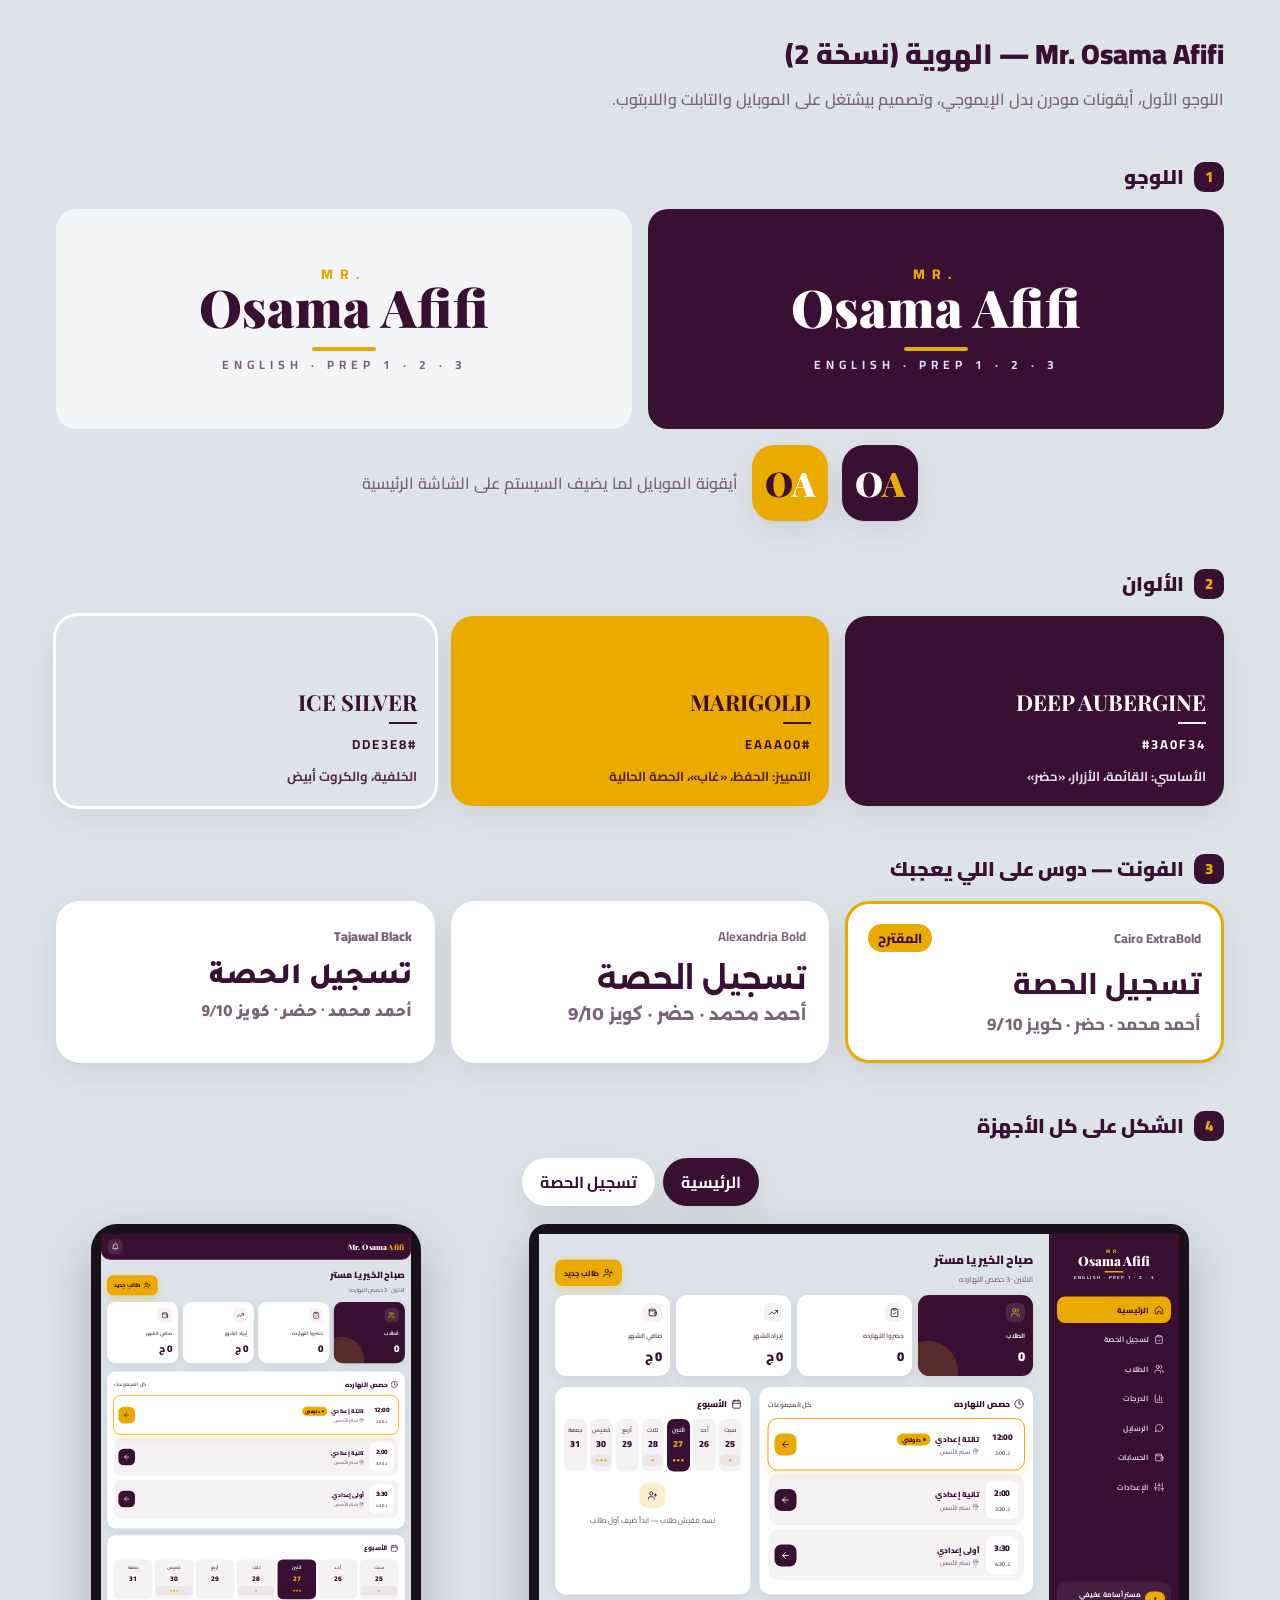
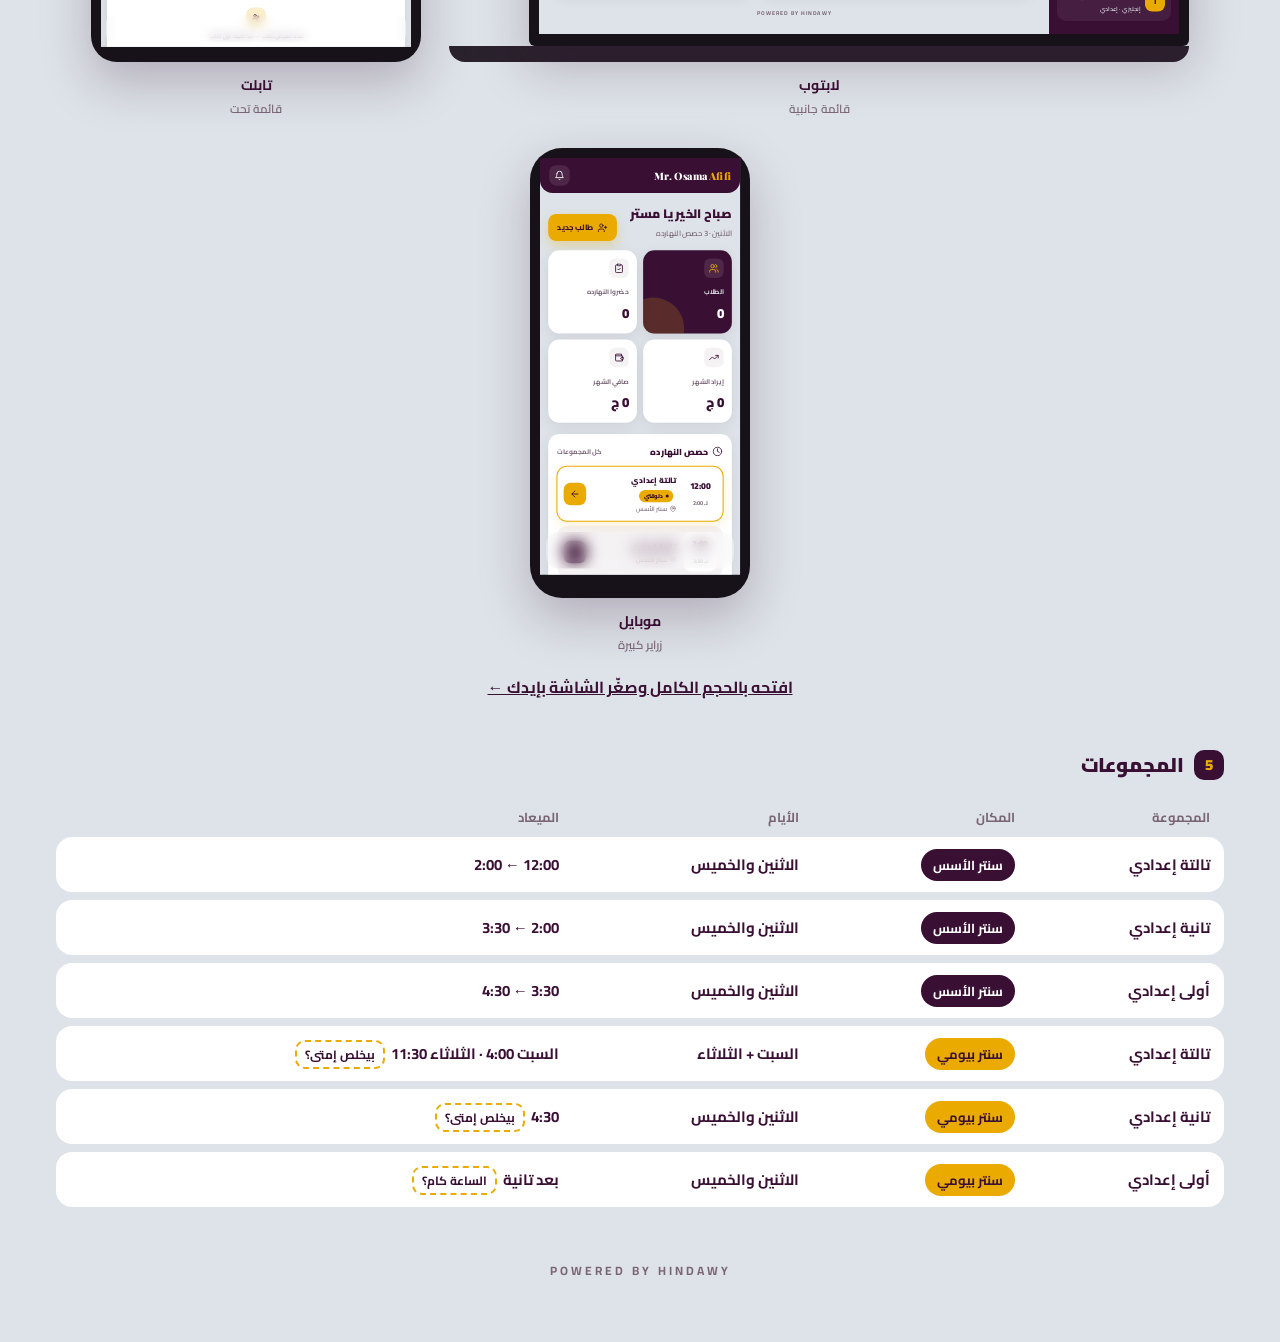
<file: design/brand.html>
<!DOCTYPE html>
<html lang="ar" dir="rtl">
<head>
<meta charset="utf-8">
<meta name="viewport" content="width=device-width, initial-scale=1">
<title>Mr. Osama Afifi — الهوية</title>
<link rel="preconnect" href="https://fonts.googleapis.com">
<link href="https://fonts.googleapis.com/css2?family=Cairo:wght@700;800;900&family=Alexandria:wght@700;800&family=Tajawal:wght@800;900&family=Playfair+Display:wght@900&display=swap" rel="stylesheet">
<style>
:root{--aub:#3A0F34;--gold:#EAAA00;--silver:#DDE3E8;--mu:#7a6577;--sh:0 1px 2px #3a0f340a,0 10px 30px #3a0f3414}
*{box-sizing:border-box}
body{margin:0;background:var(--silver);color:var(--aub);font-family:Cairo,sans-serif;font-weight:700}
.wrap{max-width:1200px;margin:auto;padding:28px 16px 60px}
h1{font-size:28px;font-weight:900;margin:0}
.lead{color:var(--mu);font-weight:600;margin:4px 0 0}
h2{font-size:20px;font-weight:900;margin:44px 0 14px;display:flex;align-items:center;gap:10px}
h2 i{font-style:normal;width:30px;height:30px;border-radius:10px;background:var(--aub);color:var(--gold);display:grid;place-items:center;font-size:15px}
.card{background:#fff;border-radius:24px;padding:20px;box-shadow:var(--sh)}
.row{display:grid;gap:16px}
@media(min-width:800px){.row.c2{grid-template-columns:1fr 1fr}.row.c3{grid-template-columns:repeat(3,1fr)}}

/* لوجو */
.lg{border-radius:20px;min-height:220px;display:grid;place-items:center;direction:ltr}
.lg.d{background:var(--aub)}.lg.l{background:#f3f5f7}
.logo{text-align:center;font-family:'Playfair Display',serif;line-height:1}
.logo .mr{font-family:Cairo;font-size:14px;letter-spacing:7px;color:var(--gold);font-weight:800}
.logo .nm{font-size:52px;font-weight:900;color:#fff}
.logo .ln{width:64px;height:4px;background:var(--gold);margin:14px auto 8px;border-radius:2px}
.logo .sb{font-family:Cairo;font-size:12px;letter-spacing:5px;color:var(--silver)}
.l .logo .nm{color:var(--aub)}.l .logo .sb{color:var(--mu)}
@media(max-width:500px){.logo .nm{font-size:38px}}
.icons{display:flex;gap:14px;align-items:center;justify-content:center;flex-wrap:wrap;margin-top:16px}
.app-ic{width:76px;height:76px;border-radius:22px;background:var(--aub);display:grid;place-items:center;font-family:'Playfair Display',serif;font-weight:900;font-size:34px;color:#fff;direction:ltr;box-shadow:var(--sh)}
.app-ic em{color:var(--gold);font-style:normal}
.app-ic.g{background:var(--gold);color:var(--aub)}.app-ic.g em{color:#fff}

/* ألوان */
.sw{height:190px;border-radius:22px;padding:18px;display:flex;flex-direction:column;justify-content:flex-end;box-shadow:var(--sh);font-family:'Playfair Display',serif}
.sw b{font-size:22px;line-height:1.1}.sw hr{width:28px;border:0;border-top:2px solid currentColor;margin:8px 0}
.sw code{font-family:Cairo;font-size:13px;letter-spacing:2px}
.sw small{font-family:Cairo;font-size:13px;margin-top:8px;opacity:.85}

/* فونت */
.fs{border:3px solid transparent;cursor:pointer;transition:.2s}
.fs.on{border-color:var(--gold)}
.fs .nm{display:flex;justify-content:space-between;align-items:center;color:var(--mu);font-size:13px;font-family:Cairo}
.fs .nm span{background:var(--gold);color:var(--aub);border-radius:99px;padding:2px 10px;font-weight:800}
.fs .a{font-size:30px;margin:10px 0 4px;line-height:1.4}
.fs .b{font-size:17px;color:var(--mu)}

/* الأجهزة */
.dev{display:flex;flex-wrap:wrap;gap:28px;justify-content:center;align-items:flex-end}
.frame{background:#17121a;padding:10px;box-shadow:0 20px 50px #3a0f3440;overflow:hidden;position:relative}
.frame iframe{border:0;transform-origin:0 0;position:absolute;top:10px;left:10px;background:var(--silver)}
.lap{width:660px;height:422px;border-radius:18px 18px 6px 6px}
.lap iframe{width:1280px;height:800px;transform:scale(.5)}
.lapb{width:740px;height:16px;background:#2a222d;border-radius:0 0 18px 18px;margin:0 auto}
.tab{width:330px;height:438px;border-radius:26px}
.tab iframe{width:820px;height:1092px;transform:scale(.378)}
.pho{width:220px;height:450px;border-radius:32px}
.pho iframe{width:390px;height:812px;transform:scale(.513)}
.cap{text-align:center;margin-top:10px;font-size:14px}
.cap small{display:block;color:var(--mu);font-weight:600}
@media(max-width:760px){.lap,.lapb{display:none}.lapw{display:none}}
.tabs{display:flex;gap:8px;justify-content:center;margin-bottom:18px}
.tabs button{font:inherit;border:0;border-radius:99px;padding:9px 18px;background:#fff;color:var(--aub);cursor:pointer;box-shadow:var(--sh)}
.tabs button.on{background:var(--aub);color:#fff}
.open{display:block;text-align:center;margin-top:16px;color:var(--aub)}

table{width:100%;border-collapse:separate;border-spacing:0 8px}
th{font-size:13px;color:var(--mu);text-align:right;padding:0 14px;font-weight:700}
td{background:#fff;padding:13px 14px;font-size:15px}
td:first-child{border-radius:0 16px 16px 0}td:last-child{border-radius:16px 0 0 16px}
.pill{border-radius:99px;padding:4px 12px;font-size:13px;white-space:nowrap;background:var(--aub);color:#fff}
.pill.g{background:var(--gold);color:var(--aub)}
.q{border:2px dashed var(--gold);border-radius:10px;padding:1px 8px;font-size:12px;margin-inline-start:6px}
.tw{overflow-x:auto}
footer{text-align:center;margin-top:44px;font-size:12px;color:var(--mu);letter-spacing:3px}
</style>
</head>
<body>
<div class="wrap">
  <h1>Mr. Osama Afifi — الهوية (نسخة 2)</h1>
  <p class="lead">اللوجو الأول، أيقونات مودرن بدل الإيموجي، وتصميم بيشتغل على الموبايل والتابلت واللابتوب.</p>

  <h2><i>1</i>اللوجو</h2>
  <div class="row c2">
    <div class="lg d"><div class="logo"><div class="mr">MR.</div><div class="nm">Osama Afifi</div><div class="ln"></div><div class="sb">ENGLISH · PREP 1 · 2 · 3</div></div></div>
    <div class="lg l"><div class="logo"><div class="mr">MR.</div><div class="nm">Osama Afifi</div><div class="ln"></div><div class="sb">ENGLISH · PREP 1 · 2 · 3</div></div></div>
  </div>
  <div class="icons"><div class="app-ic"><span>O<em>A</em></span></div><div class="app-ic g"><span>O<em>A</em></span></div><span style="color:var(--mu);font-weight:600">أيقونة الموبايل لما يضيف السيستم على الشاشة الرئيسية</span></div>

  <h2><i>2</i>الألوان</h2>
  <div class="row c3">
    <div class="sw" style="background:#3A0F34;color:#fff"><b>DEEP AUBERGINE</b><hr><code>#3A0F34</code><small>الأساسي: القائمة، الأزرار، «حضر»</small></div>
    <div class="sw" style="background:#EAAA00;color:#3A0F34"><b>MARIGOLD</b><hr><code>#EAAA00</code><small>التمييز: الحفظ، «غاب»، الحصة الحالية</small></div>
    <div class="sw" style="background:#DDE3E8;color:#3A0F34;outline:3px solid #fff"><b>ICE SILVER</b><hr><code>#DDE3E8</code><small>الخلفية، والكروت أبيض</small></div>
  </div>

  <h2><i>3</i>الفونت — دوس على اللي يعجبك</h2>
  <div class="row c3" id="fonts">
    <div class="card fs on" data-f="Cairo" style="font-family:Cairo;font-weight:800"><div class="nm">Cairo ExtraBold<span>المقترح</span></div><div class="a">تسجيل الحصة</div><div class="b">أحمد محمد · حضر · كويز 9/10</div></div>
    <div class="card fs" data-f="Alexandria" style="font-family:Alexandria;font-weight:700"><div class="nm">Alexandria Bold</div><div class="a">تسجيل الحصة</div><div class="b">أحمد محمد · حضر · كويز 9/10</div></div>
    <div class="card fs" data-f="Tajawal" style="font-family:Tajawal;font-weight:900"><div class="nm">Tajawal Black</div><div class="a">تسجيل الحصة</div><div class="b">أحمد محمد · حضر · كويز 9/10</div></div>
  </div>

  <h2><i>4</i>الشكل على كل الأجهزة</h2>
  <div class="tabs"><button class="on" data-v="home">الرئيسية</button><button data-v="att">تسجيل الحصة</button></div>
  <div class="dev">
    <div class="lapw"><div class="frame lap"><iframe src="shell.html?v=home" scrolling="no"></iframe></div><div class="lapb"></div><div class="cap">لابتوب<small>قائمة جانبية</small></div></div>
    <div><div class="frame tab"><iframe src="shell.html?v=home" scrolling="no"></iframe></div><div class="cap">تابلت<small>قائمة تحت</small></div></div>
    <div><div class="frame pho"><iframe src="shell.html?v=home" scrolling="no"></iframe></div><div class="cap">موبايل<small>زراير كبيرة</small></div></div>
  </div>
  <a class="open" href="shell.html" target="_blank">افتحه بالحجم الكامل وصغّر الشاشة بإيدك ←</a>

  <h2><i>5</i>المجموعات</h2>
  <div class="tw"><table>
    <tr><th>المجموعة</th><th>المكان</th><th>الأيام</th><th>الميعاد</th></tr>
    <tr><td>تالتة إعدادي</td><td><span class="pill">سنتر الأسس</span></td><td>الاثنين والخميس</td><td>12:00 ← 2:00</td></tr>
    <tr><td>تانية إعدادي</td><td><span class="pill">سنتر الأسس</span></td><td>الاثنين والخميس</td><td>2:00 ← 3:30</td></tr>
    <tr><td>أولى إعدادي</td><td><span class="pill">سنتر الأسس</span></td><td>الاثنين والخميس</td><td>3:30 ← 4:30</td></tr>
    <tr><td>تالتة إعدادي</td><td><span class="pill g">سنتر بيومي</span></td><td>السبت + الثلاثاء</td><td>السبت 4:00 · الثلاثاء 11:30<span class="q">بيخلص إمتى؟</span></td></tr>
    <tr><td>تانية إعدادي</td><td><span class="pill g">سنتر بيومي</span></td><td>الاثنين والخميس</td><td>4:30<span class="q">بيخلص إمتى؟</span></td></tr>
    <tr><td>أولى إعدادي</td><td><span class="pill g">سنتر بيومي</span></td><td>الاثنين والخميس</td><td>بعد تانية<span class="q">الساعة كام؟</span></td></tr>
  </table></div>

  <footer>POWERED BY HINDAWY</footer>
</div>
<script>
document.querySelectorAll('.tabs button').forEach(b => b.onclick = () => {
  document.querySelectorAll('.tabs button').forEach(x => x.classList.toggle('on', x === b));
  document.querySelectorAll('.dev iframe').forEach(f => f.src = 'shell.html?v=' + b.dataset.v);
});
// تجربة الفونت على الأجهزة
document.querySelectorAll('.fs').forEach(c => c.onclick = () => {
  document.querySelectorAll('.fs').forEach(x => x.classList.toggle('on', x === c));
  document.querySelectorAll('.dev iframe').forEach(f => { try { f.contentDocument.documentElement.style.setProperty('--ar', c.dataset.f + ',sans-serif'); } catch (e) { } });
});
</script>
</body>
</html>
</file>
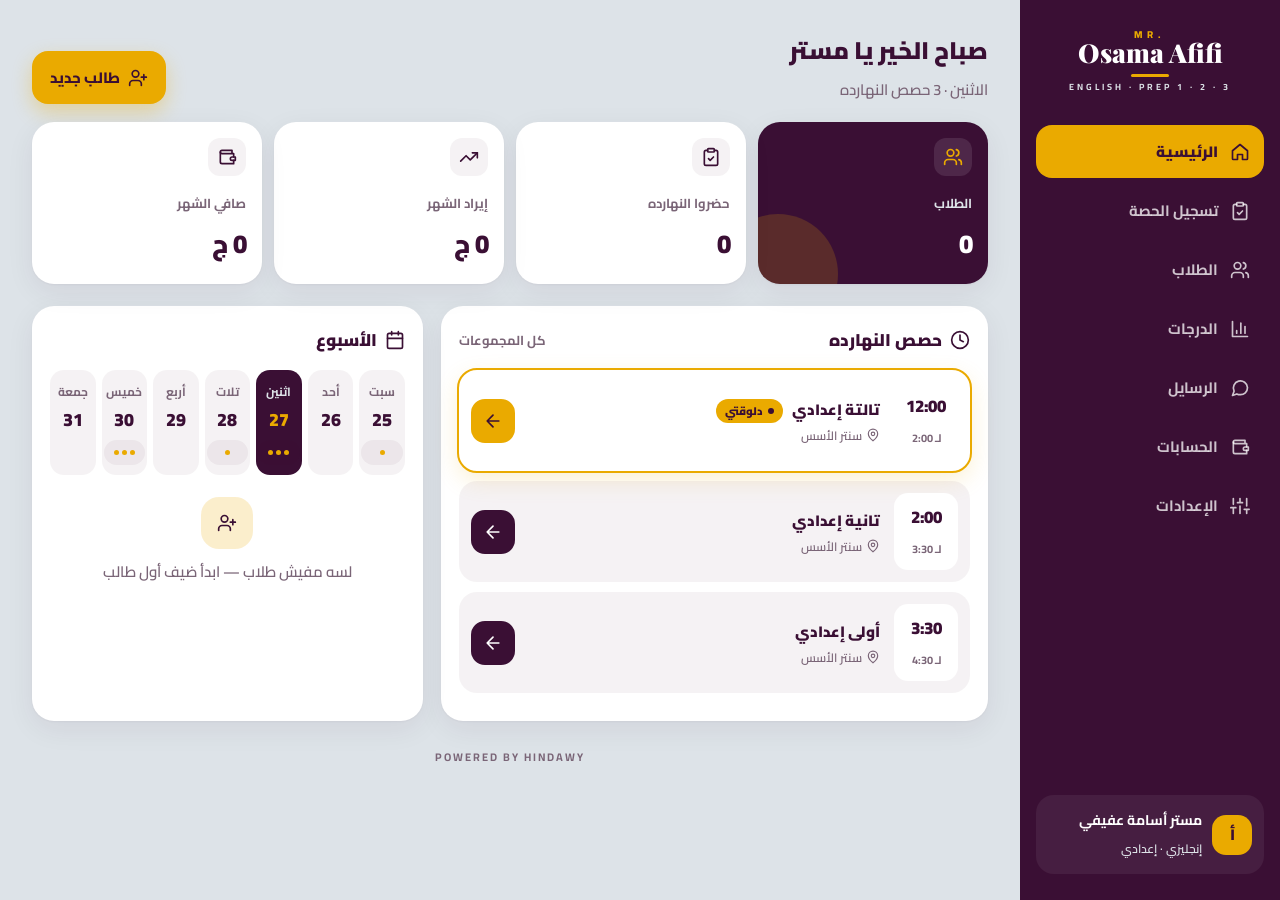
<file: design/shell.html>
<!DOCTYPE html>
<html lang="ar" dir="rtl">
<head>
<meta charset="utf-8">
<meta name="viewport" content="width=device-width, initial-scale=1, viewport-fit=cover">
<title>Mr. Osama Afifi</title>
<link rel="preconnect" href="https://fonts.googleapis.com">
<link href="https://fonts.googleapis.com/css2?family=Cairo:wght@600;700;800;900&family=Alexandria:wght@600;700;800&family=Tajawal:wght@700;800;900&family=Playfair+Display:wght@900&display=swap" rel="stylesheet">
<style>
:root{
  --aub:#3A0F34;--gold:#EAAA00;--silver:#DDE3E8;
  --aub-90:#4b1a44;--aub-10:#3a0f341a;--aub-05:#3a0f340d;--gold-20:#eaaa0033;
  --card:#fff;--line:#3a0f3414;--mu:#7a6577;
  --r:22px;--sh:0 1px 2px #3a0f340a,0 8px 28px #3a0f3412;
  --ar:Cairo,system-ui,sans-serif;
}
*{box-sizing:border-box;-webkit-tap-highlight-color:transparent}
html,body{margin:0;height:100%}
body{background:var(--silver);color:var(--aub);font-family:var(--ar);font-weight:700;font-size:15px}
svg.i{width:20px;height:20px;fill:none;stroke:currentColor;stroke-width:2;stroke-linecap:round;stroke-linejoin:round;flex:none}
button{font:inherit;color:inherit;border:0;background:none;cursor:pointer}

/* ===== الهيكل ===== */
.app{display:grid;grid-template-columns:1fr;min-height:100%}
.side{display:none}
.top{position:sticky;top:0;z-index:5;background:var(--aub);color:#fff;padding:14px 18px;display:flex;align-items:center;justify-content:space-between;border-radius:0 0 24px 24px}
.main{padding:18px 16px 110px;max-width:1240px;width:100%;margin:0 auto}
.bnav{position:fixed;bottom:12px;left:12px;right:12px;z-index:6;display:flex;justify-content:space-around;background:#ffffffe6;backdrop-filter:blur(14px);border-radius:24px;padding:8px;box-shadow:0 10px 30px #3a0f3426}
.bnav button{display:flex;flex-direction:column;align-items:center;gap:3px;font-size:11px;color:var(--mu);padding:6px 10px;border-radius:16px;flex:1}
.bnav button.on{color:var(--aub);background:var(--gold-20)}
.bnav button.on svg{color:var(--aub)}

/* لوجو */
.logo{direction:ltr;text-align:center;font-family:'Playfair Display',serif;line-height:1}
.logo .mr{font-family:var(--ar);font-size:10px;letter-spacing:5px;color:var(--gold);font-weight:800}
.logo .nm{font-size:26px;font-weight:900;color:#fff}
.logo .ln{width:38px;height:3px;background:var(--gold);margin:8px auto 5px;border-radius:2px}
.logo .sb{font-family:var(--ar);font-size:9px;letter-spacing:3px;color:var(--silver)}
.mini{direction:ltr;font-family:'Playfair Display',serif;font-weight:900;font-size:20px}
.mini em{font-style:normal;color:var(--gold)}
.ib{width:40px;height:40px;border-radius:14px;display:grid;place-items:center;background:#ffffff1a;color:#fff}

@media (min-width:900px){
  .app{grid-template-columns:260px 1fr}
  .top,.bnav{display:none}
  .side{display:flex;flex-direction:column;gap:6px;position:sticky;top:0;height:100vh;background:var(--aub);color:#fff;padding:26px 16px;border-radius:0 0 0 0}
  .side .logo{margin:4px 0 28px}
  .side a{display:flex;align-items:center;gap:12px;padding:12px 14px;border-radius:16px;color:#ffffffc0;text-decoration:none;font-size:15px;transition:.2s}
  .side a:hover{background:#ffffff12;color:#fff}
  .side a.on{background:var(--gold);color:var(--aub);font-weight:900}
  .side .me{margin-top:auto;display:flex;align-items:center;gap:10px;background:#ffffff10;border-radius:18px;padding:12px}
  .side .me b{display:block;font-size:14px}.side .me small{color:var(--silver);font-weight:600;font-size:12px}
  .main{padding:28px 32px 40px}
}

/* ===== عناصر ===== */
.hello{display:flex;justify-content:space-between;align-items:flex-end;gap:12px;flex-wrap:wrap;margin-bottom:18px}
.hello h1{margin:0;font-size:24px;font-weight:900}
.hello p{margin:2px 0 0;color:var(--mu);font-weight:600}
.btn{display:inline-flex;align-items:center;gap:8px;border-radius:16px;padding:12px 18px;font-weight:800;font-size:15px;transition:transform .15s}
.btn:active{transform:scale(.96)}
.btn.gold{background:var(--gold);color:var(--aub);box-shadow:0 8px 20px #eaaa0055}
.btn.aub{background:var(--aub);color:#fff}
.btn.ghost{background:var(--card);box-shadow:var(--sh)}

.kpis{display:grid;grid-template-columns:repeat(2,1fr);gap:12px;margin-bottom:22px}
@media (min-width:640px){.kpis{grid-template-columns:repeat(4,1fr)}}
.k{background:var(--card);border-radius:var(--r);padding:16px;box-shadow:var(--sh);position:relative;overflow:hidden}
.k .ic{width:38px;height:38px;border-radius:12px;display:grid;place-items:center;background:var(--aub-05);margin-bottom:12px}
.k span{color:var(--mu);font-size:13px;font-weight:700}
.k b{display:block;font-size:26px;font-weight:900;margin-top:2px;letter-spacing:-.5px}
.k.hl{background:var(--aub);color:#fff}.k.hl .ic{background:#ffffff1a;color:var(--gold)}.k.hl span{color:var(--silver)}
.k.hl:after{content:'';position:absolute;width:120px;height:120px;border-radius:50%;background:var(--gold);opacity:.18;left:-40px;bottom:-50px}

.grid2{display:grid;gap:18px}
@media (min-width:1100px){.grid2{grid-template-columns:1.4fr 1fr}}
.panel{background:var(--card);border-radius:var(--r);padding:18px;box-shadow:var(--sh)}
.ph{display:flex;justify-content:space-between;align-items:center;margin-bottom:14px}
.ph h2{margin:0;font-size:17px;font-weight:900;display:flex;align-items:center;gap:8px}
.ph a{color:var(--mu);font-size:13px;text-decoration:none}

.ses{display:flex;align-items:center;gap:14px;padding:12px;border-radius:18px;background:var(--aub-05);margin-bottom:10px}
.ses .tm{min-width:64px;text-align:center;background:var(--card);border-radius:14px;padding:8px 6px}
.ses .tm b{display:block;font-size:17px;font-weight:900}.ses .tm small{color:var(--mu);font-size:11px}
.ses .tx{flex:1;min-width:0}.ses .tx b{display:block;font-size:15px;font-weight:900}
.ses .tx small{color:var(--mu);font-size:12px;font-weight:600;display:flex;align-items:center;gap:4px}
.ses .tx small svg{width:14px;height:14px}
.ses.now{background:var(--card);outline:2px solid var(--gold);box-shadow:0 8px 24px #eaaa0030}
.live{display:inline-flex;align-items:center;gap:5px;font-size:11px;background:var(--gold);color:var(--aub);border-radius:99px;padding:2px 9px;margin-inline-start:6px;vertical-align:middle}
.live:before{content:'';width:6px;height:6px;border-radius:50%;background:var(--aub);animation:pl 1.2s infinite}
@keyframes pl{50%{opacity:.25}}
.go{width:44px;height:44px;border-radius:14px;background:var(--aub);color:#fff;display:grid;place-items:center}
.ses.now .go{background:var(--gold);color:var(--aub)}

.wk{display:grid;grid-template-columns:repeat(7,1fr);gap:6px;text-align:center}
.wk div{border-radius:14px;padding:10px 2px;font-size:12px;color:var(--mu);background:var(--aub-05)}
.wk div b{display:block;font-size:18px;color:var(--aub);font-weight:900}
.wk div.on{background:var(--aub);color:var(--silver)}.wk div.on b{color:var(--gold)}
.dots{display:flex;gap:3px;justify-content:center;margin-top:4px}.dots i{width:5px;height:5px;border-radius:50%;background:var(--gold)}
.empty{display:flex;flex-direction:column;align-items:center;gap:8px;padding:22px 10px;color:var(--mu);font-weight:600;text-align:center}
.empty .ic{width:52px;height:52px;border-radius:18px;display:grid;place-items:center;background:var(--gold-20);color:var(--aub)}

/* ===== تسجيل الحصة ===== */
.gh{display:flex;align-items:center;gap:10px;flex-wrap:wrap;margin-bottom:14px}
.chip{display:inline-flex;align-items:center;gap:6px;background:var(--card);border-radius:99px;padding:7px 14px;font-size:13px;box-shadow:var(--sh)}
.chip.on{background:var(--aub);color:#fff}
.chip svg{width:15px;height:15px}
.search{display:flex;align-items:center;gap:10px;background:var(--card);border-radius:20px;padding:6px 6px 6px 16px;box-shadow:var(--sh);border:2px solid var(--aub);margin-bottom:14px}
.search input{flex:1;border:0;outline:0;font:inherit;font-size:16px;padding:10px 0;background:none;color:var(--aub);min-width:0}
.search input::placeholder{color:#a898a5;font-weight:600}
.search .btn{padding:10px 14px}
.stat{display:flex;gap:8px;margin-bottom:14px;flex-wrap:wrap}
.stat span{background:var(--card);border-radius:14px;padding:8px 14px;font-size:13px;box-shadow:var(--sh)}
.stat b{font-size:16px;font-weight:900;margin-inline-start:4px}
.roster{display:grid;gap:10px}
@media (min-width:700px){.roster{grid-template-columns:1fr 1fr}}
@media (min-width:1300px){.roster{grid-template-columns:1fr 1fr 1fr}}
.st{background:var(--card);border-radius:20px;padding:12px;box-shadow:var(--sh)}
.st .t{display:flex;justify-content:space-between;align-items:center;gap:8px;margin-bottom:10px}
.st .av{width:40px;height:40px;border-radius:14px;background:var(--aub-05);display:grid;place-items:center;font-weight:900}
.st .nm{flex:1;min-width:0}.st .nm b{display:block;font-size:15px;font-weight:900}.st .nm small{color:var(--mu);font-size:12px;font-weight:600}
.badge{font-size:11px;border-radius:99px;padding:3px 10px;background:var(--aub-05)}
.badge.ok{background:var(--aub);color:#fff}.badge.no{background:var(--gold-20);color:var(--aub)}
.acts{display:flex;gap:8px}
.tog{flex:1;display:flex;align-items:center;justify-content:center;gap:6px;border-radius:14px;padding:11px 0;background:var(--aub-05);color:var(--mu);font-weight:800;font-size:14px}
.tog svg{width:18px;height:18px}
.tog.p{background:var(--aub);color:#fff}.tog.a{background:var(--gold);color:var(--aub)}
.score{display:flex;align-items:center;gap:4px;border:2px dashed var(--aub-10);border-radius:14px;padding:0 10px;font-size:13px;color:var(--mu)}
.score input{width:34px;border:0;outline:0;font:inherit;font-size:16px;text-align:center;color:var(--aub);background:none}
.savebar{position:sticky;bottom:96px;margin-top:16px;display:flex;gap:10px}
.savebar .btn{flex:1;justify-content:center;padding:15px}
@media (min-width:900px){.savebar{bottom:20px}.savebar .btn{flex:none;padding:14px 26px}}
.view{display:none}.view.on{display:block}
footer{text-align:center;color:var(--mu);font-size:11px;letter-spacing:2px;margin-top:26px}
</style>
</head>
<body>
<!-- أيقونات -->
<svg width="0" height="0" style="position:absolute">
  <symbol id="home" viewBox="0 0 24 24"><path d="M3 10.5 12 3l9 7.5V20a1 1 0 0 1-1 1h-5v-6H9v6H4a1 1 0 0 1-1-1z"/></symbol>
  <symbol id="check-sq" viewBox="0 0 24 24"><rect x="8" y="2" width="8" height="4" rx="1"/><path d="M16 4h2a2 2 0 0 1 2 2v14a2 2 0 0 1-2 2H6a2 2 0 0 1-2-2V6a2 2 0 0 1 2-2h2"/><path d="m9 14 2 2 4-4"/></symbol>
  <symbol id="users" viewBox="0 0 24 24"><path d="M16 21v-2a4 4 0 0 0-4-4H6a4 4 0 0 0-4 4v2"/><circle cx="9" cy="7" r="4"/><path d="M22 21v-2a4 4 0 0 0-3-3.87"/><path d="M16 3.13a4 4 0 0 1 0 7.75"/></symbol>
  <symbol id="chart" viewBox="0 0 24 24"><path d="M3 3v18h18"/><path d="M18 17V9"/><path d="M13 17V5"/><path d="M8 17v-3"/></symbol>
  <symbol id="msg" viewBox="0 0 24 24"><path d="M21 11.5a8.4 8.4 0 0 1-9 8.5 8.5 8.5 0 0 1-3.8-.9L3 21l1.9-5.2A8.5 8.5 0 1 1 21 11.5z"/></symbol>
  <symbol id="wallet" viewBox="0 0 24 24"><path d="M20 12V8H6a2 2 0 0 1 0-4h12v4"/><path d="M4 6v12a2 2 0 0 0 2 2h14v-4"/><path d="M18 12a2 2 0 0 0 0 4h4v-4z"/></symbol>
  <symbol id="sliders" viewBox="0 0 24 24"><path d="M4 21v-7M4 10V3M12 21v-9M12 8V3M20 21v-5M20 12V3M1 14h6M9 8h6M17 16h6"/></symbol>
  <symbol id="search" viewBox="0 0 24 24"><circle cx="11" cy="11" r="8"/><path d="m21 21-4.3-4.3"/></symbol>
  <symbol id="plus" viewBox="0 0 24 24"><path d="M12 5v14M5 12h14"/></symbol>
  <symbol id="check" viewBox="0 0 24 24"><path d="M20 6 9 17l-5-5"/></symbol>
  <symbol id="x" viewBox="0 0 24 24"><path d="M18 6 6 18M6 6l12 12"/></symbol>
  <symbol id="clock" viewBox="0 0 24 24"><circle cx="12" cy="12" r="10"/><path d="M12 6v6l4 2"/></symbol>
  <symbol id="pin" viewBox="0 0 24 24"><path d="M20 10c0 6-8 12-8 12s-8-6-8-12a8 8 0 0 1 16 0z"/><circle cx="12" cy="10" r="3"/></symbol>
  <symbol id="bell" viewBox="0 0 24 24"><path d="M6 8a6 6 0 0 1 12 0c0 7 3 9 3 9H3s3-2 3-9"/><path d="M10.3 21a1.94 1.94 0 0 0 3.4 0"/></symbol>
  <symbol id="arrow" viewBox="0 0 24 24"><path d="M19 12H5M12 19l-7-7 7-7"/></symbol>
  <symbol id="save" viewBox="0 0 24 24"><path d="M19 21H5a2 2 0 0 1-2-2V5a2 2 0 0 1 2-2h11l5 5v11a2 2 0 0 1-2 2z"/><path d="M17 21v-8H7v8M7 3v5h8"/></symbol>
  <symbol id="trend" viewBox="0 0 24 24"><path d="m22 7-8.5 8.5-5-5L2 17"/><path d="M16 7h6v6"/></symbol>
  <symbol id="cal" viewBox="0 0 24 24"><rect x="3" y="4" width="18" height="18" rx="2"/><path d="M16 2v4M8 2v4M3 10h18"/></symbol>
  <symbol id="userplus" viewBox="0 0 24 24"><path d="M16 21v-2a4 4 0 0 0-4-4H6a4 4 0 0 0-4 4v2"/><circle cx="9" cy="7" r="4"/><path d="M19 8v6M22 11h-6"/></symbol>
</svg>

<div class="app">
  <aside class="side">
    <div class="logo"><div class="mr">MR.</div><div class="nm">Osama Afifi</div><div class="ln"></div><div class="sb">ENGLISH · PREP 1 · 2 · 3</div></div>
    <a href="?v=home" class="on" data-v="home"><svg class="i"><use href="#home"/></svg>الرئيسية</a>
    <a href="?v=att" data-v="att"><svg class="i"><use href="#check-sq"/></svg>تسجيل الحصة</a>
    <a href="#"><svg class="i"><use href="#users"/></svg>الطلاب</a>
    <a href="#"><svg class="i"><use href="#chart"/></svg>الدرجات</a>
    <a href="#"><svg class="i"><use href="#msg"/></svg>الرسايل</a>
    <a href="#"><svg class="i"><use href="#wallet"/></svg>الحسابات</a>
    <a href="#"><svg class="i"><use href="#sliders"/></svg>الإعدادات</a>
    <div class="me"><div class="ib" style="background:var(--gold);color:var(--aub);font-weight:900">أ</div><div><b>مستر أسامة عفيفي</b><small>إنجليزي · إعدادي</small></div></div>
  </aside>

  <div>
    <header class="top">
      <div class="mini">Mr. Osama <em>Afifi</em></div>
      <button class="ib"><svg class="i"><use href="#bell"/></svg></button>
    </header>

    <main class="main">
      <!-- الرئيسية -->
      <section class="view" id="v-home">
        <div class="hello">
          <div><h1>صباح الخير يا مستر</h1><p>الاثنين · 3 حصص النهارده</p></div>
          <button class="btn gold"><svg class="i"><use href="#userplus"/></svg>طالب جديد</button>
        </div>
        <div class="kpis">
          <div class="k hl"><div class="ic"><svg class="i"><use href="#users"/></svg></div><span>الطلاب</span><b>0</b></div>
          <div class="k"><div class="ic"><svg class="i"><use href="#check-sq"/></svg></div><span>حضروا النهارده</span><b>0</b></div>
          <div class="k"><div class="ic"><svg class="i"><use href="#trend"/></svg></div><span>إيراد الشهر</span><b>0 ج</b></div>
          <div class="k"><div class="ic"><svg class="i"><use href="#wallet"/></svg></div><span>صافي الشهر</span><b>0 ج</b></div>
        </div>
        <div class="grid2">
          <div class="panel">
            <div class="ph"><h2><svg class="i"><use href="#clock"/></svg>حصص النهارده</h2><a href="#">كل المجموعات</a></div>
            <div class="ses now"><div class="tm"><b>12:00</b><small>لـ 2:00</small></div><div class="tx"><b>تالتة إعدادي <span class="live">دلوقتي</span></b><small><svg class="i"><use href="#pin"/></svg>سنتر الأسس</small></div><a class="go" href="?v=att"><svg class="i"><use href="#arrow"/></svg></a></div>
            <div class="ses"><div class="tm"><b>2:00</b><small>لـ 3:30</small></div><div class="tx"><b>تانية إعدادي</b><small><svg class="i"><use href="#pin"/></svg>سنتر الأسس</small></div><a class="go" href="?v=att"><svg class="i"><use href="#arrow"/></svg></a></div>
            <div class="ses"><div class="tm"><b>3:30</b><small>لـ 4:30</small></div><div class="tx"><b>أولى إعدادي</b><small><svg class="i"><use href="#pin"/></svg>سنتر الأسس</small></div><a class="go" href="?v=att"><svg class="i"><use href="#arrow"/></svg></a></div>
          </div>
          <div class="panel">
            <div class="ph"><h2><svg class="i"><use href="#cal"/></svg>الأسبوع</h2></div>
            <div class="wk">
              <div>سبت<b>25</b><div class="dots"><i></i></div></div><div>أحد<b>26</b></div><div class="on">اثنين<b>27</b><div class="dots"><i></i><i></i><i></i></div></div><div>تلات<b>28</b><div class="dots"><i></i></div></div><div>أربع<b>29</b></div><div>خميس<b>30</b><div class="dots"><i></i><i></i><i></i></div></div><div>جمعة<b>31</b></div>
            </div>
            <div class="empty"><div class="ic"><svg class="i"><use href="#userplus"/></svg></div>لسه مفيش طلاب — ابدأ ضيف أول طالب</div>
          </div>
        </div>
        <footer>POWERED BY HINDAWY</footer>
      </section>

      <!-- تسجيل الحصة -->
      <section class="view" id="v-att">
        <div class="gh">
          <span class="chip on"><svg class="i"><use href="#check-sq"/></svg>تالتة · الأسس</span>
          <span class="chip"><svg class="i"><use href="#clock"/></svg>12:00 ← 2:00</span>
          <span class="chip"><svg class="i"><use href="#cal"/></svg>الاثنين 27/10</span>
        </div>
        <div class="search"><svg class="i" style="color:var(--mu)"><use href="#search"/></svg><input placeholder="الكود أو الاسم أو آخر أرقام التليفون"><button class="btn gold"><svg class="i"><use href="#plus"/></svg></button></div>
        <div class="stat"><span>الطلاب<b>24</b></span><span>حضروا<b>18</b></span><span>غابوا<b>2</b></span><span>دفعوا الشهر<b>20</b></span></div>
        <div class="roster">
          <div class="st"><div class="t"><div class="av">أ</div><div class="nm"><b>أحمد محمد علي</b><small>1001</small></div><span class="badge ok">دفع الشهر</span></div>
            <div class="acts"><button class="tog p"><svg class="i"><use href="#check"/></svg>حضر</button><button class="tog"><svg class="i"><use href="#x"/></svg>غاب</button><label class="score">كويز<input value="9">/10</label></div></div>
          <div class="st"><div class="t"><div class="av">م</div><div class="nm"><b>مريم السيد حسن</b><small>1002</small></div><span class="badge no">مدفعش</span></div>
            <div class="acts"><button class="tog"><svg class="i"><use href="#check"/></svg>حضر</button><button class="tog a"><svg class="i"><use href="#x"/></svg>غاب</button><label class="score">كويز<input placeholder="—">/10</label></div></div>
          <div class="st"><div class="t"><div class="av">ي</div><div class="nm"><b>يوسف خالد إبراهيم</b><small>1003</small></div><span class="badge ok">دفع الشهر</span></div>
            <div class="acts"><button class="tog"><svg class="i"><use href="#check"/></svg>حضر</button><button class="tog"><svg class="i"><use href="#x"/></svg>غاب</button><label class="score">كويز<input placeholder="—">/10</label></div></div>
          <div class="st"><div class="t"><div class="av">س</div><div class="nm"><b>سلمى عادل</b><small>1004</small></div><span class="badge ok">دفع الشهر</span></div>
            <div class="acts"><button class="tog p"><svg class="i"><use href="#check"/></svg>حضر</button><button class="tog"><svg class="i"><use href="#x"/></svg>غاب</button><label class="score">كويز<input value="7">/10</label></div></div>
        </div>
        <div class="savebar"><button class="btn gold"><svg class="i"><use href="#save"/></svg>تسجيل اليوم</button></div>
      </section>
    </main>
  </div>

  <nav class="bnav">
    <button class="on" data-v="home"><svg class="i"><use href="#home"/></svg>الرئيسية</button>
    <button data-v="att"><svg class="i"><use href="#check-sq"/></svg>الحصة</button>
    <button><svg class="i"><use href="#users"/></svg>الطلاب</button>
    <button><svg class="i"><use href="#chart"/></svg>الدرجات</button>
    <button><svg class="i"><use href="#wallet"/></svg>الحسابات</button>
  </nav>
</div>
<script>
// عرض مبدئي بس: ?v=home أو ?v=att
const v = new URLSearchParams(location.search).get('v') || 'home';
document.getElementById('v-' + v).classList.add('on');
document.querySelectorAll('[data-v]').forEach(e => {
  e.classList.toggle('on', e.dataset.v === v);
  e.addEventListener('click', ev => { ev.preventDefault(); location.search = '?v=' + e.dataset.v; });
});
</script>
</body>
</html>
</file>
<file: css/app.css>
/* Mr. Osama Afifi — التصميم. 3 ألوان بس: Aubergine · Marigold · Ice Silver (+ أبيض للكروت) */
:root{
  --aub:#3A0F34;--gold:#EAAA00;--silver:#DDE3E8;
  --aub-80:#5b2f55;--aub-60:#7a5a76;--aub-20:#3a0f3433;--aub-10:#3a0f341a;--aub-05:#3a0f340c;
  --gold-30:#eaaa004d;--gold-15:#eaaa0026;
  --card:#fff;--bg:var(--silver);--tx:var(--aub);--mu:#7a6577;--line:#3a0f3414;--in:#f6f7f9;
  --r:22px;--r2:16px;--sh:0 1px 2px #3a0f340a,0 8px 28px #3a0f3412;--sh2:0 18px 50px #3a0f3430;
  --ar:Cairo,system-ui,sans-serif;--en:'Playfair Display',Georgia,serif;
  --ease:cubic-bezier(.2,.8,.2,1);
}
*{box-sizing:border-box;-webkit-tap-highlight-color:transparent}
html{scroll-behavior:smooth}
body{margin:0;min-height:100vh;background:var(--bg);color:var(--tx);font-family:var(--ar);font-weight:700;font-size:15px;line-height:1.55}
body.lock{overflow:hidden}
button,input,select,textarea{font:inherit;color:inherit}
button{cursor:pointer;border:0;background:none;padding:0}
a{color:inherit}
h1,h2,h3,h4{margin:0;font-weight:900;line-height:1.3}
svg.i{width:20px;height:20px;fill:none;stroke:currentColor;stroke-width:2;stroke-linecap:round;stroke-linejoin:round;flex:none;vertical-align:middle}
svg.i.sm{width:16px;height:16px}svg.i.lg{width:26px;height:26px}
.mu{color:var(--mu)}.sm{font-size:13px}.xs{font-size:12px}.fw{font-weight:600}
.ltr{direction:ltr;unicode-bidi:embed}
.hide{display:none!important}
::selection{background:var(--gold);color:var(--aub)}

/* ================= الهيكل ================= */
.app{display:grid;grid-template-columns:1fr;min-height:100vh}
.side{display:none}
.top{position:sticky;top:0;z-index:20;background:var(--aub);color:#fff;padding:12px 16px calc(12px);padding-top:max(12px,env(safe-area-inset-top));display:flex;align-items:center;justify-content:space-between;gap:10px;border-radius:0 0 24px 24px;box-shadow:0 8px 24px #3a0f3430}
.top .ttl{display:flex;align-items:center;gap:10px;min-width:0}
.top .ttl b{font-size:17px;white-space:nowrap;overflow:hidden;text-overflow:ellipsis}
.main{padding:18px 16px 120px;max-width:1280px;width:100%;margin:0 auto;animation:page .35s var(--ease) both}
@keyframes page{from{opacity:0;transform:translateY(10px)}}
.bnav{position:fixed;bottom:calc(10px + env(safe-area-inset-bottom));left:10px;right:10px;z-index:30;display:flex;justify-content:space-around;background:#ffffffeb;backdrop-filter:blur(16px);-webkit-backdrop-filter:blur(16px);border-radius:24px;padding:6px;box-shadow:0 10px 34px #3a0f3430}
.bnav a{display:flex;flex-direction:column;align-items:center;gap:2px;font-size:11px;color:var(--mu);padding:7px 2px;border-radius:18px;flex:1;text-decoration:none;transition:.25s var(--ease);min-width:0}
.bnav a.on{color:var(--aub);background:var(--gold-15)}
.bnav a.on svg{transform:translateY(-2px);color:var(--aub)}
.bnav a svg{transition:.25s var(--ease)}
.ib{width:42px;height:42px;border-radius:14px;display:grid;place-items:center;background:#ffffff1c;color:#fff;transition:.2s;position:relative;flex:none}
.ib:hover{background:#ffffff30}
.ib.net{width:34px;height:34px;border-radius:11px;cursor:default}
.ib.net.off{background:var(--gold);color:var(--aub)}.ib.net.wait svg{animation:pl 1s infinite}
.ib.lt{background:var(--card);color:var(--aub);box-shadow:var(--sh)}
.nb{position:absolute;top:4px;left:4px;min-width:18px;height:18px;border-radius:9px;background:var(--gold);color:var(--aub);font-size:11px;font-weight:900;display:grid;place-items:center;padding:0 4px;box-shadow:0 0 0 2px var(--aub);animation:pop .4s var(--ease)}
.side .me .ib .nb{top:-4px;left:-4px}
.dot{position:absolute;top:8px;left:9px;width:8px;height:8px;border-radius:50%;background:var(--gold);box-shadow:0 0 0 2px var(--aub)}

/* لوجو */
.logo{direction:ltr;text-align:center;font-family:var(--en);line-height:1}
.logo .mr{font-family:var(--ar);font-size:10px;letter-spacing:5px;color:var(--gold);font-weight:800}
.logo .nm{font-size:26px;font-weight:900;color:#fff;white-space:nowrap}
.logo .lgl{width:38px;height:3px;background:var(--gold);margin:8px auto 5px;border-radius:2px}
.logo .sb{font-family:var(--ar);font-size:9px;letter-spacing:3px;color:var(--silver)}
.logo.big .nm{font-size:44px}.logo.big .mr{font-size:13px;letter-spacing:7px}.logo.big .lgl{width:56px;height:4px;margin:12px auto 7px}.logo.big .sb{font-size:11px;letter-spacing:5px}
.logo.dk .nm{color:var(--aub)}.logo.dk .sb{color:var(--mu)}
.mini{direction:ltr;font-family:var(--en);font-weight:900;font-size:19px;white-space:nowrap}
.mini em{font-style:normal;color:var(--gold)}

@media (min-width:960px){
  .app{grid-template-columns:264px 1fr}
  .top.mob,.bnav{display:none}
  .side{display:flex;flex-direction:column;gap:4px;position:sticky;top:0;height:100vh;background:var(--aub);color:#fff;padding:26px 14px 18px;overflow-y:auto}
  .side .logo{margin:4px 0 26px}
  .side a{display:flex;align-items:center;gap:12px;padding:11px 14px;border-radius:16px;color:#ffffffb8;text-decoration:none;transition:.2s var(--ease);position:relative}
  .side a:hover{background:#ffffff12;color:#fff;transform:translateX(-3px)}
  .side a.on{background:var(--gold);color:var(--aub);font-weight:900;box-shadow:0 8px 22px #eaaa0040}
  .side a .cnt{margin-inline-start:auto;background:#ffffff22;border-radius:99px;padding:0 8px;font-size:12px}
  .side a.on .cnt{background:var(--aub);color:var(--gold)}
  .side .me{margin-top:auto;display:flex;align-items:center;gap:10px;background:#ffffff10;border-radius:18px;padding:10px}
  .side .me b{display:block;font-size:14px}.side .me small{color:var(--silver);font-weight:600;font-size:12px}
  .side .me .ib{width:36px;height:36px}
  .main{padding:30px 34px 50px}
  .dtop{display:flex!important}
}
@media (min-width:960px){.hide-d{display:none!important}}
@media (max-width:959px){.hide-m{display:none!important}}
.dtop{display:none;justify-content:space-between;align-items:center;gap:12px;margin-bottom:6px}

/* ================= عناصر عامة ================= */
.hello{display:flex;justify-content:space-between;align-items:flex-end;gap:12px;flex-wrap:wrap;margin-bottom:18px}
.hello h1{font-size:24px}
.hello p{margin:2px 0 0;color:var(--mu);font-weight:600}
.btn{display:inline-flex;align-items:center;justify-content:center;gap:8px;border-radius:16px;padding:12px 18px;font-weight:800;font-size:15px;transition:transform .15s var(--ease),box-shadow .2s,background .2s;white-space:nowrap;text-decoration:none;user-select:none}
.btn:active{transform:scale(.96)}
.btn:disabled{opacity:.5;pointer-events:none}
.btn.gold{background:var(--gold);color:var(--aub);box-shadow:0 8px 22px #eaaa0055}
.btn.gold:hover{box-shadow:0 10px 28px #eaaa0077}
.btn.aub{background:var(--aub);color:#fff}
.btn.aub:hover{background:var(--aub-80)}
.btn.ghost{background:var(--card);box-shadow:var(--sh)}
.btn.soft{background:var(--aub-05)}
.btn.soft:hover{background:var(--aub-10)}
.btn.danger{background:var(--aub);color:var(--gold)}
.btn.sm{padding:8px 12px;font-size:13px;border-radius:12px}
.btn.wide{width:100%}
.btn.ic{padding:10px;border-radius:14px}
.btns{display:flex;gap:8px;flex-wrap:wrap;align-items:center}
.row2,.row3{display:grid;grid-template-columns:1fr 1fr;gap:10px}
.row3{grid-template-columns:1fr 1fr 1fr}
@media(max-width:520px){.row3{grid-template-columns:1fr 1fr}}
.sp{display:flex;justify-content:space-between;align-items:center;gap:10px;flex-wrap:wrap}

.panel{background:var(--card);border-radius:var(--r);padding:18px;box-shadow:var(--sh);margin-bottom:16px;animation:rise .45s var(--ease) both;animation-delay:calc(var(--i,0) * 60ms)}
@keyframes rise{from{opacity:0;transform:translateY(14px) scale(.99)}}
.panel.flat{box-shadow:none;background:var(--aub-05)}
.ph{display:flex;justify-content:space-between;align-items:center;gap:10px;margin-bottom:14px;flex-wrap:wrap}
.ph h2{font-size:17px;display:flex;align-items:center;gap:8px}
.ph h2 .i{color:var(--aub-60)}
.ph .lnk{color:var(--mu);font-size:13px;text-decoration:none;display:inline-flex;align-items:center;gap:2px}
.ph .lnk:hover{color:var(--aub)}
.grid2{display:grid;gap:16px}
@media (min-width:1100px){.grid2{grid-template-columns:minmax(0,1.35fr) minmax(0,1fr)}.grid2.even{grid-template-columns:minmax(0,1fr) minmax(0,1fr)}}
.cards{display:grid;gap:14px;grid-template-columns:repeat(auto-fill,minmax(min(300px,100%),1fr))}

.kpis{display:grid;grid-template-columns:repeat(2,1fr);gap:12px;margin-bottom:18px}
@media (min-width:700px){.kpis{grid-template-columns:repeat(4,1fr)}}
.k{background:var(--card);border-radius:var(--r);padding:16px;box-shadow:var(--sh);position:relative;overflow:hidden;animation:rise .5s var(--ease) both;animation-delay:calc(var(--i,0) * 70ms);text-decoration:none;display:block;transition:transform .2s var(--ease)}
a.k:hover{transform:translateY(-3px)}
.k .ic{width:40px;height:40px;border-radius:13px;display:grid;place-items:center;background:var(--aub-05);margin-bottom:12px}
.k span{color:var(--mu);font-size:13px}
.k b{display:block;font-size:26px;font-weight:900;margin-top:2px;letter-spacing:-.3px;white-space:nowrap}
.k small{display:block;color:var(--mu);font-size:12px;font-weight:600}
.k.hl{background:var(--aub);color:#fff}.k.hl .ic{background:#ffffff1a;color:var(--gold)}.k.hl span,.k.hl small{color:var(--silver)}
.k.hl:after{content:'';position:absolute;width:130px;height:130px;border-radius:50%;background:var(--gold);opacity:.16;left:-44px;bottom:-60px}
.k.gd{background:var(--gold)}.k.gd .ic{background:#ffffff55}.k.gd span,.k.gd small{color:var(--aub-80)}

.chip{display:inline-flex;align-items:center;gap:6px;background:var(--card);border-radius:99px;padding:7px 14px;font-size:13px;box-shadow:var(--sh);white-space:nowrap;transition:.2s}
.chip svg{width:15px;height:15px}
.chip.on{background:var(--aub);color:#fff}
button.chip:hover{transform:translateY(-1px)}
.chips{display:flex;gap:8px;flex-wrap:wrap;margin-bottom:14px}
.scroll-x{display:flex;gap:8px;overflow-x:auto;padding:2px 2px 8px;margin:0 -2px 6px;scrollbar-width:none}
.scroll-x::-webkit-scrollbar{display:none}
.tag{display:inline-flex;align-items:center;gap:4px;font-size:12px;border-radius:99px;padding:2px 10px;background:var(--aub-05);color:var(--aub);white-space:nowrap;font-weight:800}
.tag svg{width:13px;height:13px}
.tag.a{background:var(--aub);color:#fff}
.tag.g{background:var(--gold);color:var(--aub)}
.tag.gl{background:var(--gold-15);color:var(--aub)}
.tag.o{background:none;box-shadow:inset 0 0 0 1.5px var(--aub-20)}
/* مستوى الطالب: بالدرجات من نفس اللونين */
.lv-top{background:var(--aub);color:var(--gold)}.lv-ok{background:var(--aub-10)}.lv-mid{background:var(--gold-15)}.lv-low{background:var(--gold);color:var(--aub)}.lv-mu{background:var(--aub-05);color:var(--mu)}

/* ================= فورم ================= */
label.f{display:block;font-size:13px;color:var(--mu);margin:12px 0 6px}
.in{width:100%;padding:12px 14px;border-radius:14px;border:2px solid transparent;background:var(--in);outline:none;transition:.2s;font-weight:700;color:var(--aub)}
.in:focus{border-color:var(--aub);background:#fff;box-shadow:0 0 0 4px var(--aub-05)}
.in::placeholder{color:#a898a5;font-weight:600}
select.in{appearance:none;background-image:url("data:image/svg+xml,%3Csvg xmlns='http://www.w3.org/2000/svg' width='16' height='16' fill='none' stroke='%233A0F34' stroke-width='2.4' stroke-linecap='round' viewBox='0 0 24 24'%3E%3Cpath d='m6 9 6 6 6-6'/%3E%3C/svg%3E");background-repeat:no-repeat;background-position:left 12px center;padding-left:36px}
textarea.in{resize:vertical;min-height:90px;line-height:1.7}
.in.num{text-align:center;direction:ltr}
.in.big{font-size:18px}
.hint{font-size:12px;color:var(--mu);font-weight:600;margin-top:4px}
.seg{display:flex;background:var(--in);border-radius:14px;padding:4px;gap:3px;flex-wrap:wrap}
.seg button,.seg label span{flex:1;display:flex;align-items:center;justify-content:center;gap:6px;text-align:center;padding:9px 12px;border-radius:11px;font-size:14px;color:var(--mu);transition:.2s var(--ease);white-space:nowrap;cursor:pointer}
.seg label{flex:1;display:flex;margin:0}
.seg label input{display:none}
.seg .on,.seg label input:checked+span{background:var(--aub);color:#fff;box-shadow:0 4px 12px #3a0f3430}
.seg.gd .on,.seg.gd label input:checked+span{background:var(--gold);color:var(--aub)}
.seg.inl{display:inline-flex}
.seg.gc{display:grid;grid-template-columns:1fr 1fr}
.seg.gc label span{white-space:normal;font-size:13px;padding:10px 6px}
.tgl{display:flex;align-items:center;justify-content:space-between;gap:12px;padding:14px 0;border-bottom:1px solid var(--line);cursor:pointer}
.tgl:last-child{border:0}
.tgl b{display:block;font-size:15px}.tgl small{display:block;color:var(--mu);font-weight:600;font-size:12px}
.tgl input{display:none}
.tgl span{width:50px;height:30px;border-radius:99px;background:var(--silver);position:relative;flex:none;transition:.25s}
.tgl span:after{content:'';position:absolute;top:4px;right:4px;width:22px;height:22px;border-radius:50%;background:#fff;box-shadow:0 2px 6px #0002;transition:.25s var(--ease)}
.tgl input:checked+span{background:var(--aub)}
.tgl input:checked+span:after{right:24px;background:var(--gold)}
.chk{display:flex;align-items:center;gap:10px;background:var(--gold-15);border-radius:14px;padding:12px 14px;cursor:pointer;margin-top:10px;transition:.2s}
.chk input{display:none}
.chk i{width:22px;height:22px;border-radius:7px;border:2px solid var(--aub);display:grid;place-items:center;flex:none;transition:.2s}
.chk i svg{width:14px;height:14px;opacity:0;stroke-width:3}
.chk input:checked~i{background:var(--aub);color:var(--gold)}
.chk input:checked~i svg{opacity:1}
.chk:has(input:checked){background:var(--gold)}
.warn{display:flex;gap:10px;align-items:flex-start;background:var(--gold-15);border-radius:14px;padding:12px 14px;font-size:14px;margin:10px 0}
.warn svg{color:var(--aub);margin-top:2px}
.note{background:var(--aub-05);border-radius:14px;padding:12px 14px;font-size:13px;color:var(--mu);font-weight:600}

/* ================= نافذة (Sheet) ================= */
.mo{position:fixed;inset:0;z-index:100;background:#1d0719a6;backdrop-filter:blur(4px);display:flex;align-items:flex-end;justify-content:center;animation:fade .2s both}
.mo.out{animation:fade .2s reverse both}
.mo.out .md{animation:sheet .22s reverse both}
@keyframes fade{from{opacity:0}}
.md{background:var(--bg);width:100%;max-height:92vh;overflow-y:auto;border-radius:28px 28px 0 0;padding:16px 18px calc(24px + env(safe-area-inset-bottom));position:relative;animation:sheet .35s var(--ease) both}
@keyframes sheet{from{transform:translateY(100%)}}
.md .grab{width:44px;height:5px;border-radius:9px;background:var(--aub-20);margin:0 auto 12px}
.md .x{position:absolute;top:14px;left:14px;width:38px;height:38px;border-radius:12px;display:grid;place-items:center;background:var(--card);box-shadow:var(--sh)}
.md h3{font-size:19px;margin:6px 0 14px;padding-left:44px}
@media (min-width:700px){
  .mo{align-items:center;padding:20px}
  .md{max-width:560px;border-radius:28px;padding:24px;animation:pop .3s var(--ease) both}
  .md.wide{max-width:880px}
  .md .grab{display:none}
  .mo.out .md{animation:pop .2s reverse both}
}
@keyframes pop{from{opacity:0;transform:scale(.94) translateY(10px)}}

.toast{position:fixed;bottom:calc(96px + env(safe-area-inset-bottom));left:50%;transform:translateX(-50%);z-index:200;background:var(--aub);color:#fff;border-radius:16px;padding:12px 18px;display:flex;align-items:center;gap:10px;box-shadow:var(--sh2);animation:tin .35s var(--ease) both;max-width:92vw}
.toast svg{color:var(--gold)}
.toast.bad{background:var(--gold);color:var(--aub)}.toast.bad svg{color:var(--aub)}
.toast.out{animation:tin .3s reverse both}
@keyframes tin{from{opacity:0;transform:translate(-50%,20px)}}
@media(min-width:960px){.toast{bottom:30px}}

/* ================= الرئيسية ================= */
.ses{display:flex;align-items:center;gap:14px;padding:12px;border-radius:18px;background:var(--aub-05);margin-bottom:10px;text-decoration:none;transition:.2s var(--ease)}
.ses:hover{transform:translateX(-3px)}
.ses .tm{min-width:66px;text-align:center;background:var(--card);border-radius:14px;padding:8px 6px}
.ses .tm b{display:block;font-size:17px}.ses .tm small{color:var(--mu);font-size:11px}
.ses .tx{flex:1;min-width:0}.ses .tx b{display:block;font-size:15px}
.ses .tx small{color:var(--mu);font-size:12px;font-weight:600;display:flex;align-items:center;gap:4px;flex-wrap:wrap}
.ses.now{background:var(--card);box-shadow:0 0 0 2px var(--gold),0 10px 26px #eaaa0030}
.ses.done{opacity:.6}
.go{width:44px;height:44px;border-radius:14px;background:var(--aub);color:#fff;display:grid;place-items:center;flex:none}
.ses.now .go{background:var(--gold);color:var(--aub)}
.live{display:inline-flex;align-items:center;gap:5px;font-size:11px;background:var(--gold);color:var(--aub);border-radius:99px;padding:1px 9px;margin-inline-start:6px;vertical-align:middle}
.live:before{content:'';width:6px;height:6px;border-radius:50%;background:var(--aub);animation:pl 1.2s infinite}
@keyframes pl{50%{opacity:.2}}
.wk{display:grid;grid-template-columns:repeat(7,1fr);gap:6px;text-align:center}
.wk button{border-radius:14px;padding:9px 2px;font-size:11px;color:var(--mu);background:var(--aub-05);transition:.2s}
.wk button b{display:block;font-size:17px;color:var(--aub)}
.wk button.on{background:var(--aub);color:var(--silver)}.wk button.on b{color:var(--gold)}
.wk button.td{box-shadow:inset 0 0 0 2px var(--gold)}
.dots{display:flex;gap:3px;justify-content:center;margin-top:3px;min-height:5px}.dots i{width:5px;height:5px;border-radius:50%;background:var(--gold)}
.empty{display:flex;flex-direction:column;align-items:center;gap:6px;padding:26px 10px;color:var(--mu);font-weight:600;text-align:center}
.empty p{margin:0}
.empty .ei{width:58px;height:58px;border-radius:20px;display:grid;place-items:center;background:var(--gold-15);color:var(--aub);animation:float 3s ease-in-out infinite}
@keyframes float{50%{transform:translateY(-5px)}}
.alrt{display:flex;align-items:center;gap:12px;padding:12px;border-radius:16px;background:var(--aub-05);margin-bottom:8px;text-decoration:none;cursor:pointer;transition:.2s}
.alrt:hover{background:var(--aub-10)}
.alrt .ai{width:40px;height:40px;border-radius:13px;display:grid;place-items:center;background:var(--gold);flex:none}
.alrt.a .ai{background:var(--aub);color:var(--gold)}
.alrt div{flex:1;min-width:0}.alrt b{display:block;font-size:14px}.alrt small{color:var(--mu);font-size:12px;font-weight:600}

/* ================= تسجيل الحصة ================= */
.search{display:flex;align-items:center;gap:10px;background:var(--card);border-radius:20px;padding:5px 5px 5px 14px;padding-inline-start:16px;box-shadow:var(--sh);border:2px solid var(--aub);margin-bottom:12px;position:relative;z-index:5}
.search>svg{color:var(--mu)}
.search input{flex:1;border:0;outline:0;font-size:16px;padding:11px 0;background:none;color:var(--aub);min-width:0;font-weight:800}
.search input::placeholder{color:#a898a5;font-weight:600}
.res{position:relative;z-index:12}
.res:not(:empty){margin:-6px 0 14px;background:var(--card);border-radius:20px;box-shadow:var(--sh2);overflow:hidden;animation:pop .2s var(--ease)}
.ri{display:flex;align-items:center;gap:12px;width:100%;padding:12px 14px;text-align:right;border-bottom:1px solid var(--line);transition:.15s}
.ri:last-child{border:0}
.ri:hover,.ri.first{background:var(--gold-15)}
.ri div{flex:1;min-width:0}.ri b{display:block}.ri small{color:var(--mu);font-size:12px;font-weight:600}
.ri.none{justify-content:center;color:var(--mu);flex-wrap:wrap}
.av{width:42px;height:42px;border-radius:14px;background:var(--aub-05);display:grid;place-items:center;font-weight:900;font-size:17px;flex:none}
.av.g{background:var(--gold-15)}
.av.lg{width:64px;height:64px;border-radius:20px;font-size:26px;background:var(--gold);color:var(--aub)}
.stat{display:flex;gap:8px;margin-bottom:14px;overflow-x:auto;scrollbar-width:none}
.stat span{background:var(--card);border-radius:14px;padding:8px 14px;font-size:13px;box-shadow:var(--sh);white-space:nowrap;color:var(--mu)}
.stat b{font-size:16px;color:var(--aub);margin-inline-start:6px}
.roster{display:grid;gap:10px}
@media (min-width:720px){.roster{grid-template-columns:1fr 1fr}}
@media (min-width:1400px){.roster{grid-template-columns:1fr 1fr 1fr}}
.grp-h{grid-column:1/-1;font-size:13px;color:var(--mu);margin:6px 4px 0;display:flex;align-items:center;gap:6px}
.st{background:var(--card);border-radius:20px;padding:12px;box-shadow:var(--sh);transition:box-shadow .25s,transform .25s;animation:rise .35s var(--ease) both;animation-delay:calc(var(--i,0) * 25ms)}
.st.p{box-shadow:0 0 0 2px var(--aub),var(--sh)}
.st.a{box-shadow:0 0 0 2px var(--gold),var(--sh)}
.st .t{display:flex;align-items:center;gap:10px;margin-bottom:10px;cursor:pointer}
.st .nm{flex:1;min-width:0}.st .nm b{display:block;font-size:15px;white-space:nowrap;overflow:hidden;text-overflow:ellipsis}.st .nm small{color:var(--mu);font-size:12px;font-weight:600}
.acts{display:flex;gap:8px;flex-wrap:wrap}
.tog{flex:1;min-width:84px;display:flex;align-items:center;justify-content:center;gap:6px;border-radius:14px;padding:11px 0;background:var(--aub-05);color:var(--mu);font-weight:800;font-size:14px;transition:.2s var(--ease)}
.tog svg{width:18px;height:18px}
.tog:active{transform:scale(.94)}
.tog.p{background:var(--aub);color:#fff;animation:bump .3s var(--ease)}
.tog.a{background:var(--gold);color:var(--aub);animation:bump .3s var(--ease)}
@keyframes bump{40%{transform:scale(1.06)}}
.score{display:flex;align-items:center;gap:2px;border:2px dashed var(--aub-20);border-radius:14px;padding:0 10px;font-size:12px;color:var(--mu);min-width:96px}
.score input{width:40px;border:0;outline:0;font-size:17px;text-align:center;color:var(--aub);background:none;font-weight:900;padding:8px 0}
.score:focus-within{border-style:solid;border-color:var(--aub)}
.score.has{border-style:solid;border-color:var(--gold);background:var(--gold-15)}
.pay2{display:flex;gap:6px;margin-top:8px}
.pay2 button{flex:1;font-size:12px;padding:7px 0;border-radius:11px;background:var(--aub-05);color:var(--mu);display:flex;align-items:center;justify-content:center;gap:4px}
.pay2 button.on{background:var(--aub-10);color:var(--aub);font-weight:900}
.pay2 button.on.g{background:var(--gold)}
.savebar{position:sticky;bottom:calc(92px + env(safe-area-inset-bottom));margin-top:16px;display:flex;gap:10px;z-index:8}
.savebar .btn{flex:1;padding:15px}
@media (min-width:960px){.savebar{bottom:20px;justify-content:flex-start}.savebar .btn{flex:none;padding:14px 28px}}
.closed{display:flex;align-items:center;gap:10px;background:var(--aub);color:#fff;border-radius:18px;padding:12px 16px;margin-bottom:14px;flex-wrap:wrap}
.closed svg{color:var(--gold)}
.closed .btn{margin-inline-start:auto}

/* ================= الطلاب ================= */
.toolbar{display:flex;gap:10px;flex-wrap:wrap;align-items:center;margin-bottom:14px}
.toolbar .search{flex:1;min-width:220px;margin:0;border-width:0;box-shadow:var(--sh)}
.toolbar select.in{width:auto;min-width:150px;background-color:var(--card);box-shadow:var(--sh)}
.slist{display:grid;gap:10px}
@media (min-width:720px){.slist{grid-template-columns:1fr 1fr}}
@media (min-width:1280px){.slist{grid-template-columns:1fr 1fr 1fr}}
.sc{display:flex;align-items:center;gap:12px;background:var(--card);border-radius:20px;padding:12px;box-shadow:var(--sh);cursor:pointer;transition:.2s var(--ease);animation:rise .35s var(--ease) both;animation-delay:calc(var(--i,0) * 20ms);text-align:right;width:100%}
.sc:hover{transform:translateY(-2px);box-shadow:var(--sh2)}
.sc .nm{flex:1;min-width:0}.sc .nm b{display:block;white-space:nowrap;overflow:hidden;text-overflow:ellipsis}.sc .nm small{color:var(--mu);font-size:12px;font-weight:600}
.sc .mt{display:flex;gap:6px;flex-wrap:wrap;margin-top:4px}
.sc .pc{text-align:center;min-width:50px}.sc .pc b{display:block;font-size:17px}.sc .pc small{font-size:11px;color:var(--mu)}

/* ملف الطالب */
.prof-h{display:flex;align-items:center;gap:14px;margin-bottom:16px}
.prof-h h3{margin:0;padding:0;font-size:20px}
.prof-h small{color:var(--mu);font-weight:600}
.rings{display:grid;grid-template-columns:repeat(3,1fr);gap:10px;margin-bottom:14px}
.ring{background:var(--card);border-radius:18px;padding:12px 6px;text-align:center;box-shadow:var(--sh);position:relative}
.ring svg{width:64px;height:64px;transform:rotate(-90deg)}
.ring circle{fill:none;stroke-width:7}
.ring .bg{stroke:var(--aub-05)}
.ring .fg{stroke:var(--aub);stroke-linecap:round;stroke-dasharray:var(--c);stroke-dashoffset:var(--c);animation:ring 1s var(--ease) .15s forwards}
.ring.g .fg{stroke:var(--gold)}
@keyframes ring{to{stroke-dashoffset:var(--o)}}
.ring b{position:absolute;top:32px;left:0;right:0;font-size:15px}
.ring span{display:block;font-size:12px;color:var(--mu);margin-top:2px}
.info{display:grid;gap:0;background:var(--card);border-radius:18px;padding:4px 14px;box-shadow:var(--sh);margin-bottom:14px}
.info>div{display:flex;justify-content:space-between;align-items:center;gap:10px;padding:11px 0;border-bottom:1px dashed var(--line);font-size:14px}
.info>div:last-child{border:0}
.info span{color:var(--mu);font-weight:600}
.tabs{display:flex;gap:4px;background:var(--in);border-radius:16px;padding:4px;margin-bottom:14px;overflow-x:auto;scrollbar-width:none}
.tabs button{flex:1;padding:10px 12px;border-radius:12px;font-size:14px;color:var(--mu);white-space:nowrap;display:flex;align-items:center;justify-content:center;gap:6px;transition:.2s}
.tabs button.on{background:var(--card);color:var(--aub);box-shadow:var(--sh)}
.hist{display:flex;flex-wrap:wrap;gap:6px}
.hist span{display:flex;flex-direction:column;align-items:center;min-width:50px;border-radius:12px;padding:6px 8px;font-size:11px;background:var(--aub);color:#fff}
.hist span b{font-size:13px}
.hist span.a{background:var(--gold);color:var(--aub)}
.hist span.mk{box-shadow:inset 0 0 0 2px var(--gold)}
.ln{display:flex;justify-content:space-between;align-items:center;gap:10px;padding:10px 0;border-bottom:1px dashed var(--line);font-size:14px}
.ln:last-child{border:0}
.ln small{color:var(--mu);font-weight:600;display:block;font-size:12px}
.msgbox{white-space:pre-wrap;background:var(--card);border-radius:16px;padding:14px;font-size:14px;line-height:1.8;box-shadow:inset 0 0 0 2px var(--aub-05);font-weight:600}

.bars{display:flex;align-items:flex-end;gap:8px;height:150px;padding-top:18px}
.bars>div{flex:1;display:flex;flex-direction:column;align-items:center;justify-content:flex-end;height:100%;min-width:0}
.bars i{display:block;width:100%;max-width:38px;height:var(--h);background:linear-gradient(var(--gold),#f3c64a);border-radius:10px 10px 4px 4px;animation:grow .7s var(--ease) both;animation-delay:var(--d);transform-origin:bottom}
.bars>div:nth-child(even) i{background:var(--aub)}
@keyframes grow{from{transform:scaleY(0)}}
.bars em{font-style:normal;font-size:11px;color:var(--mu);margin-bottom:3px}
.bars span{font-size:11px;color:var(--mu);margin-top:5px;white-space:nowrap;overflow:hidden;text-overflow:ellipsis;max-width:100%}
.line{display:block;overflow:visible}
.line text{font-size:9px;fill:var(--mu);font-family:var(--ar)}
.line .dl{stroke-dasharray:1;stroke-dashoffset:1;animation:draw 1.2s var(--ease) forwards}
@keyframes draw{to{stroke-dashoffset:0}}

/* ================= المجموعات ================= */
.gcard{background:var(--card);border-radius:var(--r);padding:16px;box-shadow:var(--sh);cursor:pointer;transition:.25s var(--ease);position:relative;overflow:hidden;animation:rise .45s var(--ease) both;animation-delay:calc(var(--i,0) * 60ms)}
.gcard:hover{transform:translateY(-4px);box-shadow:var(--sh2)}
.gcard .gh{display:flex;align-items:flex-start;gap:12px;margin-bottom:14px}
.gcard .gi{width:48px;height:48px;border-radius:16px;background:var(--aub);color:var(--gold);display:grid;place-items:center;font-size:20px;font-weight:900;flex:none}
.gcard.b .gi{background:var(--gold);color:var(--aub)}
.gcard h3{font-size:17px}
.gcard .gh small{display:flex;align-items:center;gap:4px;color:var(--mu);font-weight:600;font-size:13px}
.gcard .gs{display:grid;grid-template-columns:repeat(3,1fr);gap:8px}
.gcard .gs div{background:var(--aub-05);border-radius:14px;padding:8px;text-align:center;font-size:11px;color:var(--mu)}
.gcard .gs b{display:block;font-size:17px;color:var(--aub)}
.gcard.off{opacity:.55}
.slots{display:flex;flex-direction:column;gap:6px;margin:10px 0 12px}
.slots div{display:flex;align-items:center;gap:8px;font-size:13px}
.slots svg{width:15px;height:15px;color:var(--mu)}
.slotrow{display:grid;grid-template-columns:1fr 1fr 44px;gap:8px;align-items:center;margin-bottom:10px;padding-bottom:10px;border-bottom:1px dashed var(--line)}
.slotrow select{grid-column:1/3}
.slotrow button{grid-row:1;grid-column:3}
.slotrow .in{padding:10px;min-width:0}
@media(min-width:600px){.slotrow{grid-template-columns:1.2fr 1fr 1fr 44px;border:0;padding:0}.slotrow select{grid-column:auto}.slotrow button{grid-row:auto;grid-column:auto}}
.sheet{overflow-x:auto;border-radius:16px;background:var(--card);box-shadow:var(--sh)}
.sheet table{border-collapse:collapse;width:100%;font-size:13px}
.sheet th,.sheet td{padding:9px 8px;text-align:center;border-bottom:1px solid var(--line);white-space:nowrap}
.sheet th{background:var(--aub);color:#fff;font-weight:800;position:sticky;top:0}
.sheet th:first-child,.sheet td:first-child{position:sticky;right:0;text-align:right;background:var(--card);z-index:1;min-width:140px;box-shadow:-1px 0 0 var(--line)}
.sheet th:first-child{background:var(--aub)}
.sheet tr{cursor:pointer}
.sheet tr:hover td{background:var(--gold-15)}
.sheet .p{color:var(--aub);font-weight:900}
.sheet .a{background:var(--gold-15);color:var(--aub);font-weight:900}
.sheet .na{color:#c9c0c8}

/* ================= الحسابات ================= */
.eq{display:flex;align-items:center;justify-content:center;gap:10px;flex-wrap:wrap;background:var(--aub);color:#fff;border-radius:var(--r);padding:20px;margin-bottom:16px;text-align:center;animation:rise .5s var(--ease) both}
.eq div{min-width:110px}
.eq span{display:block;font-size:13px;color:var(--silver);font-weight:600}
.eq b{font-size:24px;white-space:nowrap}
.eq i{font-style:normal;font-size:28px;color:var(--gold);font-weight:900}
.eq .net b{color:var(--gold);font-size:30px}
.exp{display:flex;align-items:center;gap:12px;padding:12px;border-radius:16px;background:var(--aub-05);margin-bottom:8px}
.exp .ei{width:40px;height:40px;border-radius:13px;background:var(--card);display:grid;place-items:center;flex:none}
.exp>div{flex:1;min-width:0}.exp b{display:block;font-size:14px}.exp small{display:block;color:var(--mu);font-size:12px;font-weight:600}.exp .btns{flex-wrap:nowrap;gap:4px}.exp .btns .btn.ic{padding:7px;border-radius:11px}
.exp .v{text-align:left;font-size:16px;white-space:nowrap}
.exp.tot{background:var(--gold);}
.exp.tot .ei{background:var(--aub);color:var(--gold)}
.mnav{display:flex;align-items:center;gap:8px}
.mnav b{min-width:120px;text-align:center}

/* ================= الرسايل ================= */
.post{background:var(--card);border-radius:20px;padding:14px;box-shadow:var(--sh);margin-bottom:12px;animation:rise .4s var(--ease) both;animation-delay:calc(var(--i,0) * 50ms)}
.post .pt{display:flex;align-items:center;gap:10px;margin-bottom:8px}
.post .pt .av{width:38px;height:38px;border-radius:12px;background:var(--aub);color:var(--gold);font-size:14px}
.post .pt div{flex:1;min-width:0}.post .pt small{color:var(--mu);font-weight:600;font-size:12px;display:block}
.post p{margin:6px 0;white-space:pre-wrap;font-weight:600;line-height:1.8}
.att-f{display:flex;align-items:center;gap:10px;background:var(--aub-05);border-radius:14px;padding:10px 12px;margin-top:8px;text-decoration:none;font-size:13px}
.att-f img{max-width:100%;border-radius:12px;display:block}
.post .img{margin-top:8px;border-radius:16px;overflow:hidden;max-height:380px}
.post .img img{width:100%;display:block;object-fit:cover}
.drop{display:flex;align-items:center;justify-content:center;gap:10px;border:2px dashed var(--aub-20);border-radius:16px;padding:16px;color:var(--mu);cursor:pointer;margin-top:10px;transition:.2s;position:relative}
.drop:hover{border-color:var(--aub);color:var(--aub)}
.drop input{position:absolute;inset:0;opacity:0;cursor:pointer}
.files{display:flex;flex-wrap:wrap;gap:8px;margin-top:8px}
.files span{display:inline-flex;align-items:center;gap:6px;background:var(--gold-15);border-radius:12px;padding:6px 10px;font-size:12px}
.files button{display:grid;place-items:center}

/* ================= الإعداد أول مرة ================= */
body:has(.wiz),body:has(.login){background:var(--aub)}
.wiz{min-height:100vh;display:flex;flex-direction:column;background:var(--aub);color:#fff;position:relative;overflow:hidden}
.wiz:before,.wiz:after{content:'';position:absolute;border-radius:50%;background:var(--gold);opacity:.12;pointer-events:none}
.wiz:before{width:420px;height:420px;top:-160px;left:-140px;animation:orb 9s ease-in-out infinite}
.wiz:after{width:300px;height:300px;bottom:-120px;right:-100px;opacity:.08;animation:orb 11s ease-in-out infinite reverse}
@keyframes orb{50%{transform:translate(30px,40px) scale(1.08)}}
.wiz-h{padding:22px 18px 10px;display:flex;justify-content:space-between;align-items:center;position:relative;z-index:1;max-width:760px;width:100%;margin:0 auto}
.steps{display:flex;gap:6px}
.steps i{width:26px;height:6px;border-radius:9px;background:#ffffff30;transition:.4s var(--ease)}
.steps i.on{background:var(--gold);width:44px}
.steps i.done{background:var(--gold)}
.wiz-b{flex:1;width:100%;max-width:760px;margin:0 auto;padding:6px 16px 120px;position:relative;z-index:1}
.wiz-b h1{font-size:28px;margin:8px 0 4px;animation:rise .5s var(--ease) both}
.wiz-b .lead{color:var(--silver);font-weight:600;margin:0 0 20px;animation:rise .5s var(--ease) .06s both}
.wiz .panel{color:var(--aub)}
.wiz-f{position:fixed;bottom:0;left:0;right:0;z-index:5;padding:14px 16px calc(14px + env(safe-area-inset-bottom));background:linear-gradient(transparent,var(--aub) 35%);display:flex;gap:10px;justify-content:center}
.wiz-f .btn{flex:1;max-width:360px;padding:15px}
.wiz-f .btn.ghost{flex:0 0 auto;background:#ffffff1c;color:#fff;box-shadow:none}
.hero-logo{text-align:center;padding:30px 0 20px;animation:pop .7s var(--ease) both}
.feat{display:grid;grid-template-columns:repeat(2,1fr);gap:10px;margin-top:10px}
@media(min-width:640px){.feat{grid-template-columns:repeat(4,1fr)}}
.feat div{background:#ffffff12;border-radius:18px;padding:14px;text-align:center;font-size:13px;color:var(--silver);animation:rise .5s var(--ease) both;animation-delay:calc(var(--i) * 80ms + 200ms)}
.feat svg{color:var(--gold);width:26px;height:26px;margin-bottom:6px}
.feat b{display:block;color:#fff;font-size:14px}
.gedit{background:var(--card);border-radius:20px;padding:14px;margin-bottom:12px;color:var(--aub);animation:rise .4s var(--ease) both;animation-delay:calc(var(--i,0) * 50ms)}
.gedit .gt{display:flex;align-items:center;gap:10px;margin-bottom:8px}
.gedit .gt .gi{width:38px;height:38px;border-radius:12px;background:var(--aub);color:var(--gold);display:grid;place-items:center;font-weight:900;flex:none}
.gedit .gt .gi.b{background:var(--gold);color:var(--aub)}
.gedit .gt div{flex:1}
.price-row{display:grid;grid-template-columns:1fr;gap:10px}
@media(min-width:640px){.price-row{grid-template-columns:1.1fr 1fr}}
.done-anim{width:110px;height:110px;border-radius:36px;background:var(--gold);color:var(--aub);display:grid;place-items:center;margin:40px auto 20px;animation:pop .6s var(--ease) both}
.done-anim svg{width:56px;height:56px;stroke-width:3;stroke-dasharray:30;stroke-dashoffset:30;animation:draw2 .6s .4s forwards}
@keyframes draw2{to{stroke-dashoffset:0}}
.confetti{position:fixed;inset:0;pointer-events:none;z-index:300;overflow:hidden}
.confetti i{position:absolute;top:-20px;width:10px;height:14px;border-radius:3px;animation:fall linear forwards}
@keyframes fall{to{transform:translateY(110vh) rotate(720deg)}}

/* ================= الدخول ================= */
.login{min-height:100vh;display:grid;place-items:center;padding:20px;background:var(--aub);position:relative;overflow:hidden}
.login:before{content:'';position:absolute;width:520px;height:520px;border-radius:50%;background:var(--gold);opacity:.1;top:-200px;right:-160px;animation:orb 10s ease-in-out infinite}
.lbox{width:100%;max-width:420px;position:relative;z-index:1}
.lbox .logo{margin-bottom:28px;animation:pop .6s var(--ease) both}
.lcard{background:var(--bg);border-radius:28px;padding:22px;box-shadow:var(--sh2);animation:rise .5s var(--ease) .1s both}
.roles{display:grid;grid-template-columns:repeat(4,1fr);gap:6px;margin-bottom:16px}
.roles button{display:flex;flex-direction:column;align-items:center;gap:4px;padding:10px 4px;border-radius:16px;font-size:12px;color:var(--mu);background:var(--card);transition:.2s var(--ease)}
.roles button.on{background:var(--aub);color:#fff;transform:translateY(-2px);box-shadow:0 8px 20px #3a0f3440}
.roles button.on svg{color:var(--gold)}
.sec-t{display:flex;align-items:center;justify-content:center;gap:8px;background:var(--aub);color:#fff;border-radius:16px;padding:12px;margin-bottom:16px;font-size:15px}
.sec-t svg{color:var(--gold)}
.roles.two{grid-template-columns:1fr 1fr}
.roles.two button{flex-direction:row;justify-content:center;font-size:13px;padding:13px 6px;gap:6px}
/* POWERED BY HINDAWY: كبيرة ومعاها زرارين بيودّوا على موقع HINDAWY */
.pw,.pw-foot{display:flex;flex-direction:column;align-items:center;gap:10px;text-align:center}
.pw-foot{color:#ffffffa8;margin-top:24px}
.hw{display:flex;flex-direction:column;align-items:center;gap:3px;color:inherit;text-decoration:none;direction:ltr}
.hw small{font-size:11px;letter-spacing:3px;font-weight:800;opacity:.75}
.hw b{font-family:var(--en);font-weight:900;font-size:30px;letter-spacing:5px;line-height:1;color:var(--gold)}
.hw:hover b{text-decoration:underline}
.hw-btns{display:flex;flex-wrap:wrap;justify-content:center;gap:8px}
.hw-btns a{font-size:13px;font-weight:800;text-decoration:none;color:inherit;padding:7px 14px;border-radius:99px;border:1.5px solid currentColor}
.hw-btns a:first-child{background:var(--gold);border-color:var(--gold);color:var(--aub)}
.hw-btns a:hover{transform:translateY(-1px)}

/* ================= بوابة الطالب ================= */
.kid{background:var(--aub);color:#fff;border-radius:var(--r);padding:20px;margin-bottom:16px;position:relative;overflow:hidden;animation:rise .5s var(--ease) both}
.kid:after{content:'';position:absolute;width:180px;height:180px;border-radius:50%;background:var(--gold);opacity:.15;left:-50px;bottom:-80px}
.kid h1{font-size:22px}.kid p{margin:4px 0 0;color:var(--silver);font-weight:600}

.pw{color:var(--mu);margin:34px 0 8px}
.pw .hw b{color:var(--aub)}

@media (prefers-reduced-motion: reduce){*,*:before,*:after{animation-duration:.01ms!important;animation-delay:0ms!important;transition-duration:.01ms!important}}
@media print{.side,.top,.bnav,.savebar,.btn{display:none!important}.main{padding:0}body{background:#fff}}
</file>
